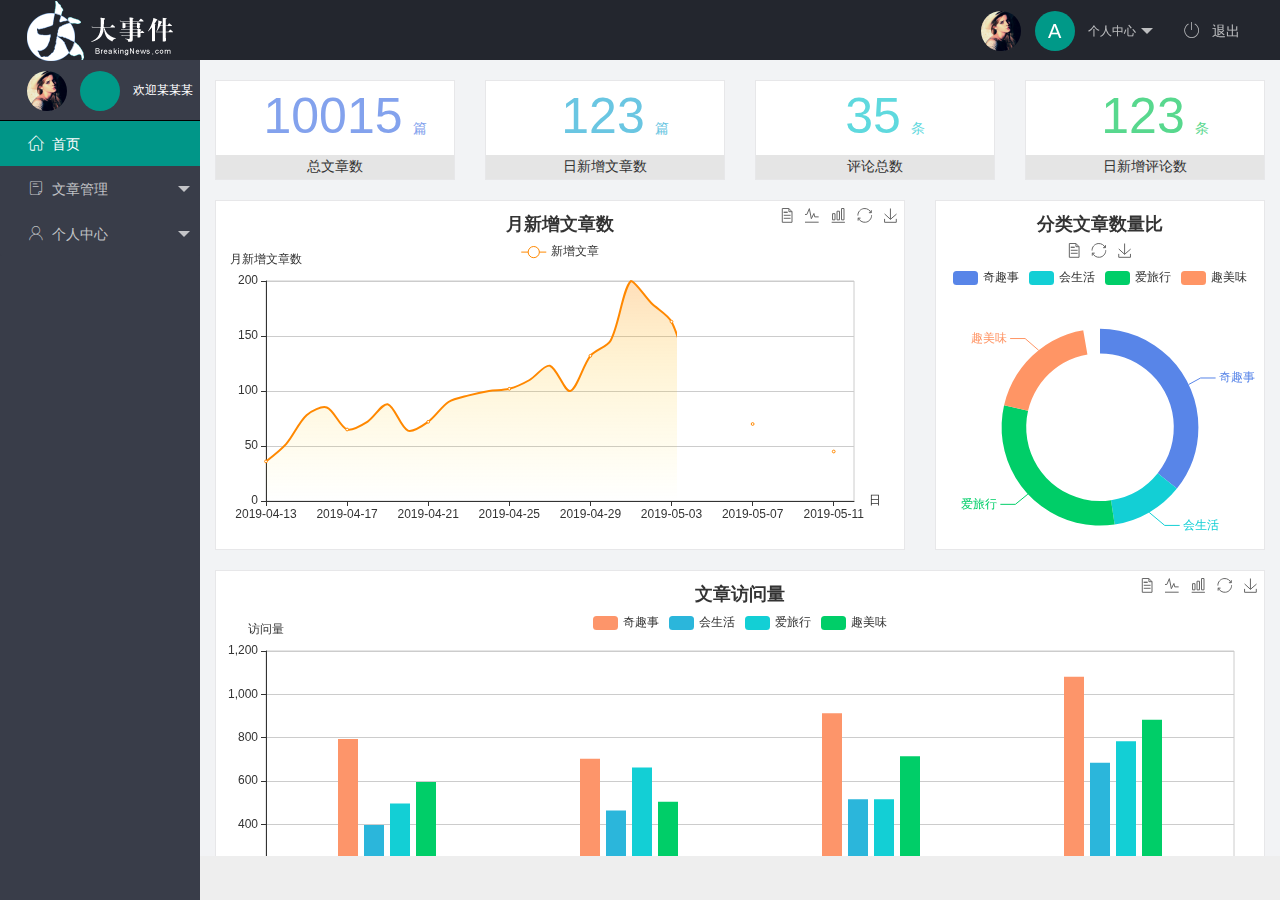
<file: index.html>
<!DOCTYPE html>
<html lang="en">

<head>
    <meta charset="UTF-8">
    <meta http-equiv="X-UA-Compatible" content="IE=edge">
    <meta name="viewport" content="width=device-width, initial-scale=1.0">
    <title>大事件首页</title>
    <link rel="stylesheet" href="/assets/lib/layui/css/layui.css">
    <link rel="stylesheet" href="/assets/fonts/iconfont.css">
    <link rel="stylesheet" href="/assets/css/index.css">
</head>

<body class="layui-layout-body">
    <div class="layui-layout layui-layout-admin">
        <div class="layui-header">
            <div class="layui-logo"><img src="/assets/images/logo.png" alt=""></div>
            <!-- 头部区域（可配合layui已有的水平导航） -->
            <ul class="layui-nav layui-layout-left">
            </ul>
            <ul class="layui-nav layui-layout-right">
                <li class="layui-nav-item">
                    <a href="javascript:;" class="userinfo">
                        <img src="/assets/images/sample.jpg" class="layui-nav-img">
                        <span class="text-avatar">A</span> 个人中心
                    </a>
                    <dl class="layui-nav-child">
                        <dd><a href="">基本资料</a></dd>
                        <dd><a href="">更换头像</a></dd>
                        <dd><a href="">重置密码</a></dd>
                    </dl>
                </li>
                <li class="layui-nav-item">
                    <a href="javascript:;" id="btnLogout">
                        <span class="iconfont icon-tuichu"></span> 退出
                    </a>
                </li>
            </ul>
        </div>

        <div class="layui-side layui-bg-black">
            <div class="layui-side-scroll">
                <div class="userinfo">
                    <img src="/assets/images/sample.jpg" class="layui-nav-img">
                    <span class="text-avatar"></span>
                    <span id="welcome">欢迎某某某</span>
                </div>
                <!-- 左侧导航区域（可配合layui已有的垂直导航） -->
                <ul class="layui-nav layui-nav-tree" lay-shrink="all" lay-filter="test">
                    <!-- 打开home/dashboard.html网站，在fm里打开 -->
                    <li class="layui-nav-item layui-this"><a href="/home/dashboard.html" target="fm"><span class="iconfont icon-home"></span>首页</a></li>
                    <li class="layui-nav-item">
                        <a class="" href="javascript:;"><span class="iconfont icon-16"></span>文章管理</a>
                        <dl class="layui-nav-child">
                            <dd><a href="/article/article_cate.html" target="fm"><i class="layui-icon layui-icon-app"></i> 文章类别</a></dd>
                            <dd><a id="art_list" href="/article/article_list.html" target="fm"><i class="layui-icon layui-icon-app"></i> 文章列表</a></dd>
                            <dd><a href="/article/article_pub.html" target="fm"><i class="layui-icon layui-icon-app"></i> 发表文章</a></dd>
                        </dl>
                    </li>
                    <li class="layui-nav-item">
                        <a href="javascript:;"><span class=" iconfont icon-user "></span>个人中心</a>
                        <dl class="layui-nav-child ">
                            <dd><a href="/use/user_info.html" target="fm"><i class="layui-icon layui-icon-app "></i> 基本资料</a></dd>
                            <dd><a href="/use/user_avatar.html" target="fm"><i class="layui-icon layui-icon-app "></i> 更换头像</a></dd>
                            <dd><a href="/use/user_pwd.html" target="fm"><i class="layui-icon layui-icon-app "></i> 重置密码</a></dd>
                        </dl>
                    </li>
                </ul>
            </div>
        </div>

        <div class="layui-body ">
            <!-- 内容主体区域 -->
            <!-- 这里的类名要和前面一样，打开地址也是一样 -->
            <iframe name="fm" src="/home/dashboard.html " frameborder="0 "></iframe>
        </div>

        <div class="layui-footer ">
            <!-- 底部固定区域 -->

        </div>
    </div>
    <script src="./assets/lib/layui/layui.all.js "></script>
    <script src="/assets/lib/jquery.js "></script>
    <script src="/assets/lib/template-web.js "></script>
    <script src="/assets/js/baseAPI.js "></script>
    <script src="/assets/js/index.js "></script>
</body>

</html>
</file>
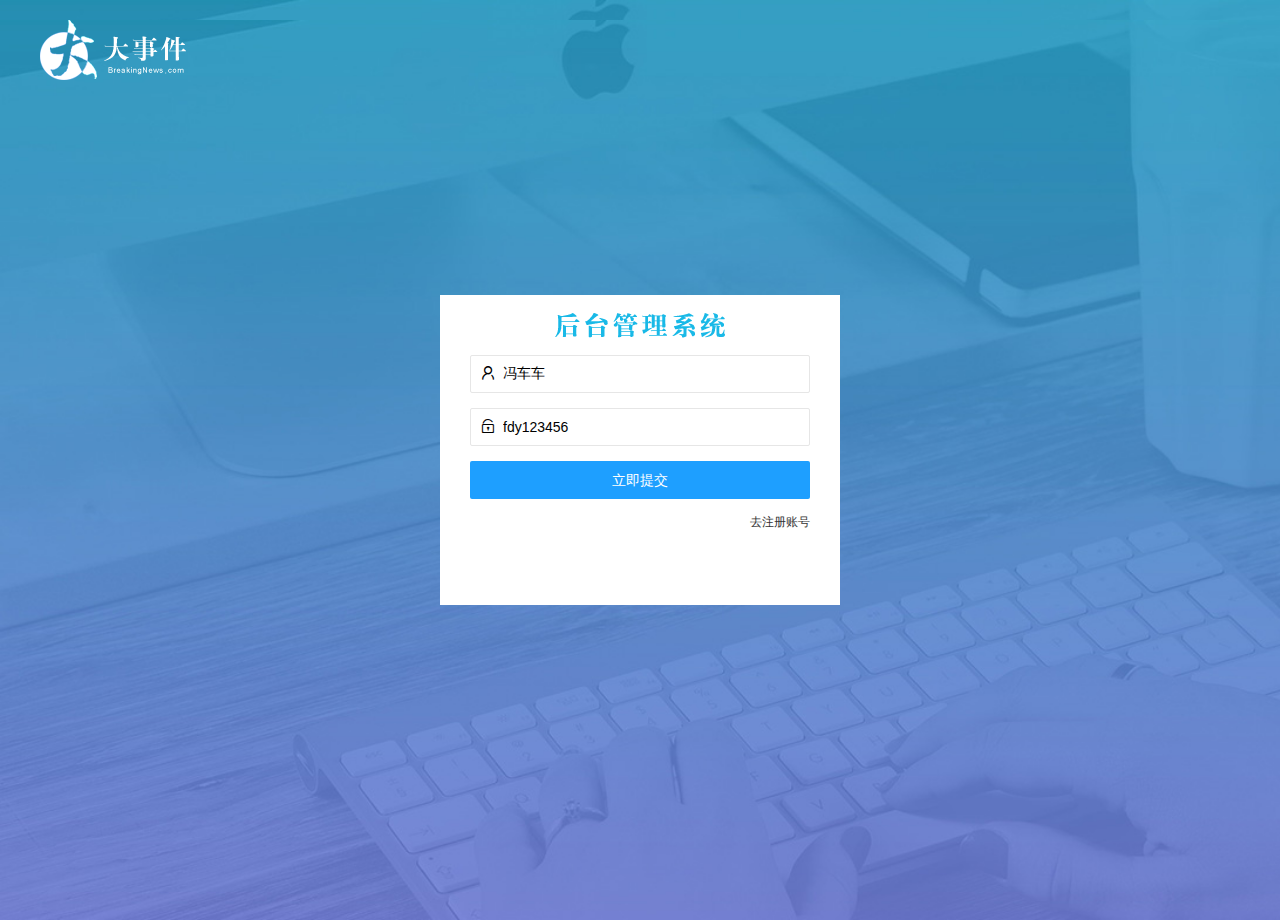
<file: login.html>
<!DOCTYPE html>
<html lang="en">

<head>
    <meta charset="UTF-8">
    <meta http-equiv="X-UA-Compatible" content="IE=edge">
    <meta name="viewport" content="width=device-width, initial-scale=1.0">
    <title>Document</title>
    <link rel="stylesheet" href="/assets/lib/layui/css/layui.css">
    <link rel="stylesheet" href="/assets/css/login.css">
</head>

<body>
    <!-- logo -->
    <div class="layui-main header">
        <img src="/assets/images/logo.png" alt="logo.png">
    </div>
    <!-- login -->
    <div class="loginAndRegBox">
        <div class="titleBox"></div>
        <!-- login-box -->
        <div class="login-box">
            <!-- login-form -->
            <form class="layui-form" id="login_form">
                <!-- username -->
                <div class="layui-form-item">
                    <i class="layui-icon layui-icon-username"></i>
                    <input type="text" name="username" value="冯车车" autocomplete="off" required class="layui-input" lay-verify="required" placeholder="请输入用户名">
                </div>
                <!-- password -->
                <div class="layui-form-item">
                    <i class="layui-icon layui-icon-password"></i>
                    <input type="text" name="password" value="fdy123456" autocomplete="off" required class="layui-input" lay-verify="required|pwd" placeholder="请输入密码">
                </div>
                <!-- login-btn -->
                <div class="layui-form-item">
                    <button class="layui-btn layui-btn-fluid layui-btn-normal" lay-submit>立即提交</button>
                </div>
                <!-- a-btn -->
                <div class="layui-form-item links">
                    <a href="javascript:void(0);" id="link_reg">去注册账号</a>
                </div>
            </form>
        </div>
        <!-- register-box -->
        <div class="reg-box" style="display: none;">
            <form class="layui-form" action="" id="reg_form">
                <!-- username -->
                <div class="layui-form-item">
                    <i class="layui-icon layui-icon-username"></i>
                    <input type="text" name="username" required lay-verify="required" placeholder="请输入用户名" autocomplete="off" class="layui-input">
                </div>
                <!-- password -->
                <div class="layui-form-item">
                    <i class="layui-icon layui-icon-password"></i>
                    <input type="text" name="password" required lay-verify="required|pwd" placeholder="请输入密码" autocomplete="off" class="layui-input">
                </div>
                <!-- repassword -->
                <div class="layui-form-item">
                    <i class="layui-icon layui-icon-password"></i>
                    <input type="text" name="repassword" required lay-verify="required|pwd|repwd" placeholder="确认密码" autocomplete="off" class="layui-input">
                </div>
                <div class="layui-form-item">
                    <button class="layui-btn layui-btn-fluid layui-btn-normal" lay-submit>注册</button>
                </div>
                <!-- a-btn -->
                <div class="layui-form-item links">
                    <a href="javascript:void(0);" id="link_login">去登录账号</a>
                </div>
            </form>
        </div>
    </div>

    <script src="/assets/lib/layui/layui.all.js"></script>
    <script src="/assets/lib/jquery.js"></script>
    <script src="/assets/js/baseAPI.js"></script>
    <script src="/assets/js/login.js"></script>
</body>

</html>
</file>
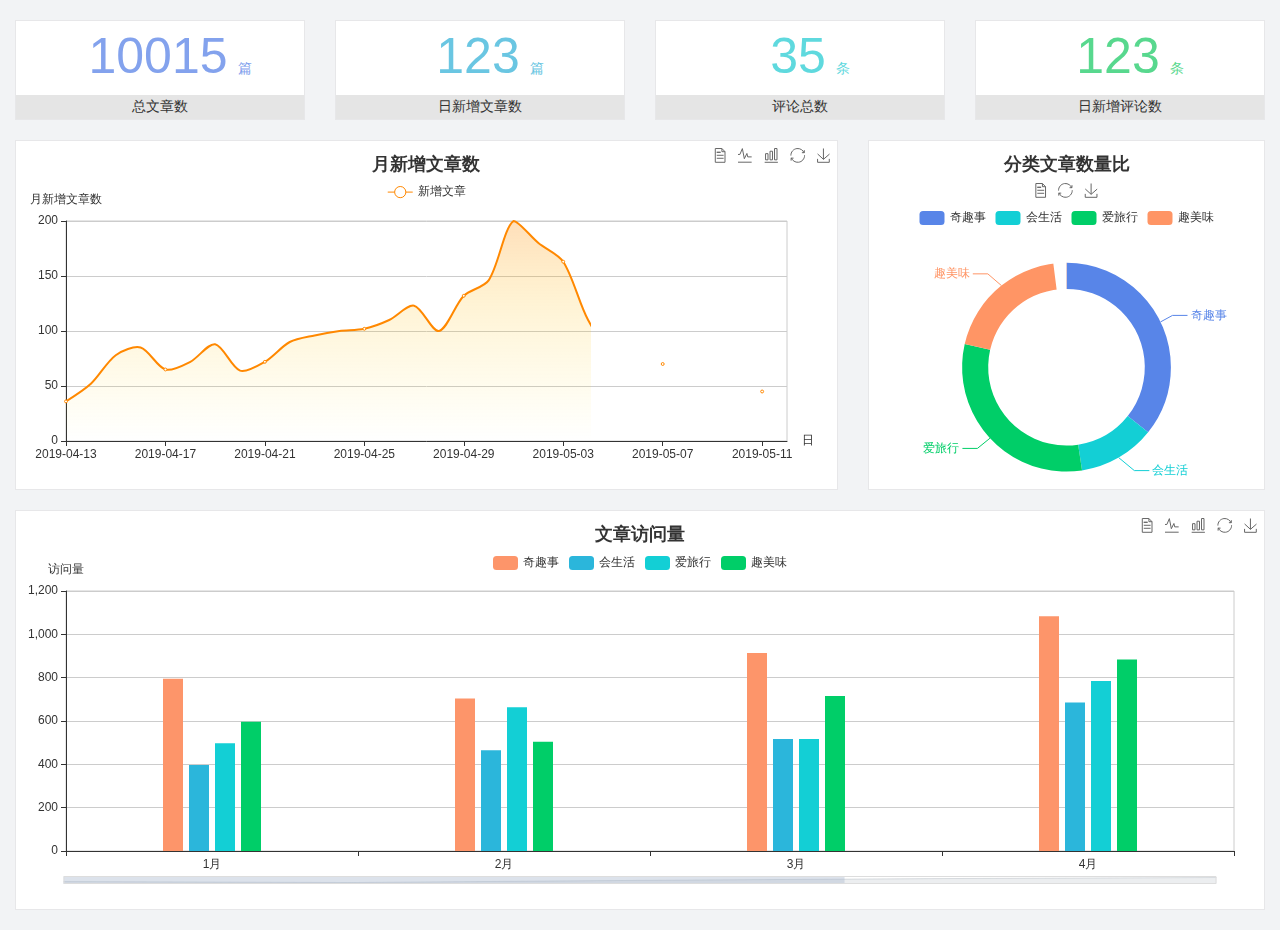
<file: home/dashboard.html>
<!DOCTYPE html>
<html lang="en">

<head>
  <meta charset="UTF-8">
  <meta name="viewport" content="width=device-width, initial-scale=1.0">
  <meta http-equiv="X-UA-Compatible" content="ie=edge">
  <title>图表统计</title>
  <link rel="stylesheet" href="../assets/lib/bootstrap.css" />
  <link rel="stylesheet" href="../assets/lib/main.css" />
  <script src="../assets/lib/jquery.js"></script>
  <script type="text/javascript" src="../assets/lib/echarts.min.js"></script>
</head>

<body>
  <div class="container-fluid">
    <div class="row spannel_list">
      <div class="col-sm-3 col-xs-6">
        <div class="spannel">
          <em>10015</em><span>篇</span>
          <b>总文章数</b>
        </div>
      </div>
      <div class="col-sm-3 col-xs-6">
        <div class="spannel scolor01">
          <em>123</em><span>篇</span>
          <b>日新增文章数</b>
        </div>
      </div>
      <div class="col-sm-3 col-xs-6">
        <div class="spannel scolor02">
          <em>35</em><span>条</span>
          <b>评论总数</b>
        </div>
      </div>
      <div class="col-sm-3 col-xs-6">
        <div class="spannel scolor03">
          <em>123</em><span>条</span>
          <b>日新增评论数</b>
        </div>
      </div>
    </div>
  </div>

  <div class="container-fluid">
    <div class="row curve-pie">
      <div class="col-lg-8 col-md-8">
        <div class="gragh_pannel" id="curve_show"></div>
      </div>
      <div class="col-lg-4 col-md-4">
        <div class="gragh_pannel" id="pie_show"></div>
      </div>
    </div>
  </div>

  <div class="container-fluid">
    <div class="column_pannel" id="column_show"></div>
  </div>

  <script>
    var oChart = echarts.init(document.getElementById('curve_show'));
    var aList_all = [
      { 'count': 36, 'date': '2019-04-13' },
      { 'count': 52, 'date': '2019-04-14' },
      { 'count': 78, 'date': '2019-04-15' },
      { 'count': 85, 'date': '2019-04-16' },
      { 'count': 65, 'date': '2019-04-17' },
      { 'count': 72, 'date': '2019-04-18' },
      { 'count': 88, 'date': '2019-04-19' },
      { 'count': 64, 'date': '2019-04-20' },
      { 'count': 72, 'date': '2019-04-21' },
      { 'count': 90, 'date': '2019-04-22' },
      { 'count': 96, 'date': '2019-04-23' },
      { 'count': 100, 'date': '2019-04-24' },
      { 'count': 102, 'date': '2019-04-25' },
      { 'count': 110, 'date': '2019-04-26' },
      { 'count': 123, 'date': '2019-04-27' },
      { 'count': 100, 'date': '2019-04-28' },
      { 'count': 132, 'date': '2019-04-29' },
      { 'count': 146, 'date': '2019-04-30' },
      { 'count': 200, 'date': '2019-05-01' },
      { 'count': 180, 'date': '2019-05-02' },
      { 'count': 163, 'date': '2019-05-03' },
      { 'count': 110, 'date': '2019-05-04' },
      { 'count': 80, 'date': '2019-05-05' },
      { 'count': 82, 'date': '2019-05-06' },
      { 'count': 70, 'date': '2019-05-07' },
      { 'count': 65, 'date': '2019-05-08' },
      { 'count': 54, 'date': '2019-05-09' },
      { 'count': 40, 'date': '2019-05-10' },
      { 'count': 45, 'date': '2019-05-11' },
      { 'count': 38, 'date': '2019-05-12' },
    ];

    let aCount = [];
    let aDate = [];

    for (var i = 0; i < aList_all.length; i++) {
      aCount.push(aList_all[i].count);
      aDate.push(aList_all[i].date);
    }

    var chartopt = {
      title: {
        text: '月新增文章数',
        left: 'center',
        top: '10'
      },
      tooltip: {
        trigger: 'axis'
      },
      legend: {
        data: ['新增文章'],
        top: '40'
      },
      toolbox: {
        show: true,
        feature: {
          mark: { show: true },
          dataView: { show: true, readOnly: false },
          magicType: { show: true, type: ['line', 'bar'] },
          restore: { show: true },
          saveAsImage: { show: true }
        }
      },
      calculable: true,
      xAxis: [
        {
          name: '日',
          type: 'category',
          boundaryGap: false,
          data: aDate
        }
      ],
      yAxis: [
        {
          name: '月新增文章数',
          type: 'value'
        }
      ],
      series: [
        {
          name: '新增文章',
          type: 'line',
          smooth: true,
          itemStyle: { normal: { areaStyle: { type: 'default' }, color: '#f80' }, lineStyle: { color: '#f80' } },
          data: aCount
        }],
      areaStyle: {
        normal: {
          color: new echarts.graphic.LinearGradient(0, 0, 0, 1, [{
            offset: 0,
            color: 'rgba(255,136,0,0.39)'
          }, {
            offset: .34,
            color: 'rgba(255,180,0,0.25)'
          }, {
            offset: 1,
            color: 'rgba(255,222,0,0.00)'
          }])

        }
      },
      grid: {
        show: true,
        x: 50,
        x2: 50,
        y: 80,
        height: 220
      }
    };

    oChart.setOption(chartopt);


    var oPie = echarts.init(document.getElementById('pie_show'));
    var oPieopt =
    {
      title: {
        top: 10,
        text: '分类文章数量比',
        x: 'center'
      },
      tooltip: {
        trigger: 'item',
        formatter: "{a} <br/>{b} : {c} ({d}%)"
      },
      color: ['#5885e8', '#13cfd5', '#00ce68', '#ff9565'],
      legend: {
        x: 'center',
        top: 65,
        data: ['奇趣事', '会生活', '爱旅行', '趣美味']
      },
      toolbox: {
        show: true,
        x: 'center',
        top: 35,
        feature: {
          mark: { show: true },
          dataView: { show: true, readOnly: false },
          magicType: {
            show: true,
            type: ['pie', 'funnel'],
            option: {
              funnel: {
                x: '25%',
                width: '50%',
                funnelAlign: 'left',
                max: 1548
              }
            }
          },
          restore: { show: true },
          saveAsImage: { show: true }
        }
      },
      calculable: true,
      series: [
        {
          name: '访问来源',
          type: 'pie',
          radius: ['45%', '60%'],
          center: ['50%', '65%'],
          data: [
            { value: 300, name: '奇趣事' },
            { value: 100, name: '会生活' },
            { value: 260, name: '爱旅行' },
            { value: 180, name: '趣美味' }
          ]
        }
      ]
    };
    oPie.setOption(oPieopt);



    var oColumn = this.echarts.init(document.getElementById('column_show'));
    var oColumnopt =
    {
      title: {
        text: '文章访问量',
        left: 'center',
        top: '10'
      },
      tooltip: {
        trigger: 'axis'
      },
      legend: {
        data: ['奇趣事', '会生活', '爱旅行', '趣美味'],
        top: '40'
      },
      toolbox: {
        show: true,
        feature: {
          mark: { show: true },
          dataView: { show: true, readOnly: false },
          magicType: { show: true, type: ['line', 'bar'] },
          restore: { show: true },
          saveAsImage: { show: true }
        }
      },
      calculable: true,
      xAxis: [
        {
          type: 'category',
          data: ['1月', '2月', '3月', '4月', '5月']
        }
      ],
      yAxis: [
        {
          name: '访问量',
          type: 'value'
        }
      ],
      series: [
        {
          name: '奇趣事',
          type: 'bar',
          barWidth: 20,
          itemStyle: {
            normal: { areaStyle: { type: 'default' }, color: '#fd956a' }
          },
          data: [800, 708, 920, 1090, 1200]
        },
        {
          name: '会生活',
          type: 'bar',
          barWidth: 20,
          itemStyle: {
            normal: { areaStyle: { type: 'default' }, color: '#2bb6db' }
          },
          data: [400, 468, 520, 690, 800]
        },
        {
          name: '爱旅行',
          type: 'bar',
          barWidth: 20,
          itemStyle: {
            normal: { areaStyle: { type: 'default' }, color: '#13cfd5' }
          },
          data: [500, 668, 520, 790, 900]
        },
        {
          name: '趣美味',
          type: 'bar',
          barWidth: 20,
          itemStyle: {
            normal: { areaStyle: { type: 'default' }, color: '#00ce68' }
          },
          data: [600, 508, 720, 890, 1000]
        }
      ],
      grid: {
        show: true,
        x: 50,
        x2: 30,
        y: 80,
        height: 260
      },
      dataZoom: [//给x轴设置滚动条
        {
          start: 0,//默认为0
          end: 100 - 1000 / 31,//默认为100
          type: 'slider',
          show: true,
          xAxisIndex: [0],
          handleSize: 0,//滑动条的 左右2个滑动条的大小
          height: 8,//组件高度
          left: 45, //左边的距离
          right: 50,//右边的距离
          bottom: 26,//右边的距离
          handleColor: '#ddd',//h滑动图标的颜色
          handleStyle: {
            borderColor: "#cacaca",
            borderWidth: "1",
            shadowBlur: 2,
            background: "#ddd",
            shadowColor: "#ddd",
          }
        }]
    };
    oColumn.setOption(oColumnopt);
  </script>
</body>

</html>
</file>
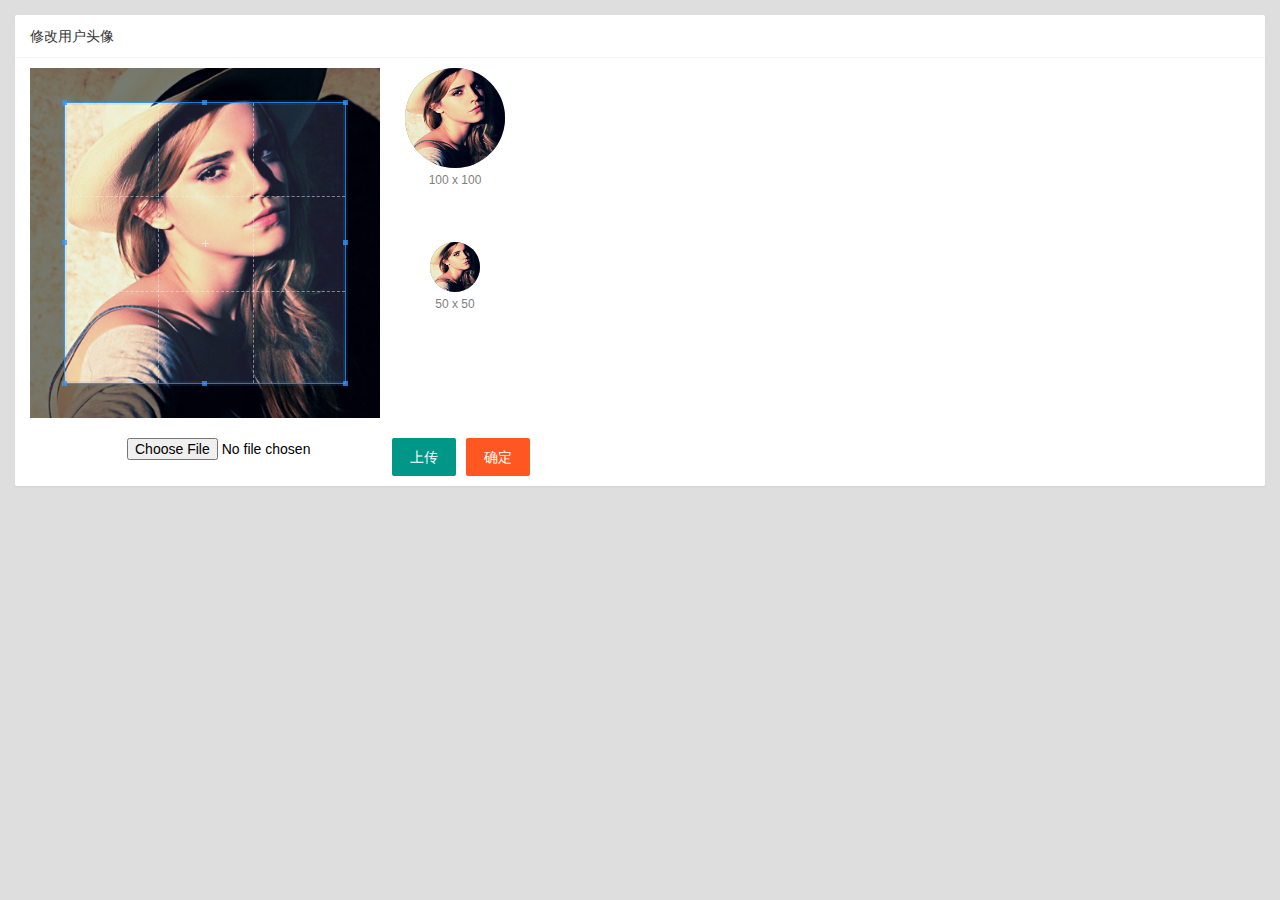
<file: use/user_avatar.html>
<!DOCTYPE html>
<html lang="en">

<head>
    <meta charset="UTF-8">
    <meta name="viewport" content="width=device-width, initial-scale=1.0">
    <title>Document</title>
    <link rel="stylesheet" href="/assets/lib/layui/css/layui.css">
    <link rel="stylesheet" href="/assets/lib/cropper/cropper.css">
    <link rel="stylesheet" href="/use/css/user_avatar.css">
</head>

<body>
    <div class="layui-card">
        <div class="layui-card-header">修改用户头像</div>
        <div class="layui-card-body">
            <!-- 第一行的图片裁剪和预览区域 -->
            <div class="row1">
                <!-- 图片裁剪区域 -->
                <div class="cropper-box">
                    <!-- 这个 img 标签很重要，将来会把它初始化为裁剪区域 -->
                    <img id="image" src="/assets/images/sample.jpg" />
                </div>
                <!-- 图片的预览区域 -->
                <div class="preview-box">
                    <div>
                        <!-- 宽高为 100px 的预览区域 -->
                        <div class="img-preview w100"></div>
                        <p class="size">100 x 100</p>
                    </div>
                    <div>
                        <!-- 宽高为 50px 的预览区域 -->
                        <div class="img-preview w50"></div>
                        <p class="size">50 x 50</p>
                    </div>
                </div>
            </div>

            <!-- 第二行的按钮区域 -->
            <div class="row2">
                <input type="file" id="file" accept='image/png,image/jpg'>
                <button id="btnChooseImage" type="button" class="layui-btn">上传</button>
                <button id="btnUpload" type="button" class="layui-btn layui-btn-danger">确定</button>
            </div>
        </div>
    </div>




    <script src="/assets/lib/layui/layui.all.js"></script>
    <script src="/assets/lib/jquery.js"></script>
    <script src="/assets/lib/cropper/Cropper.js"></script>
    <script src="/assets/lib/cropper/jquery-cropper.js"></script>
    <script src="/assets/js/baseAPI.js"></script>
    <script src="/use/js/user_avatar.js"></script>
</body>

</html>
</file>
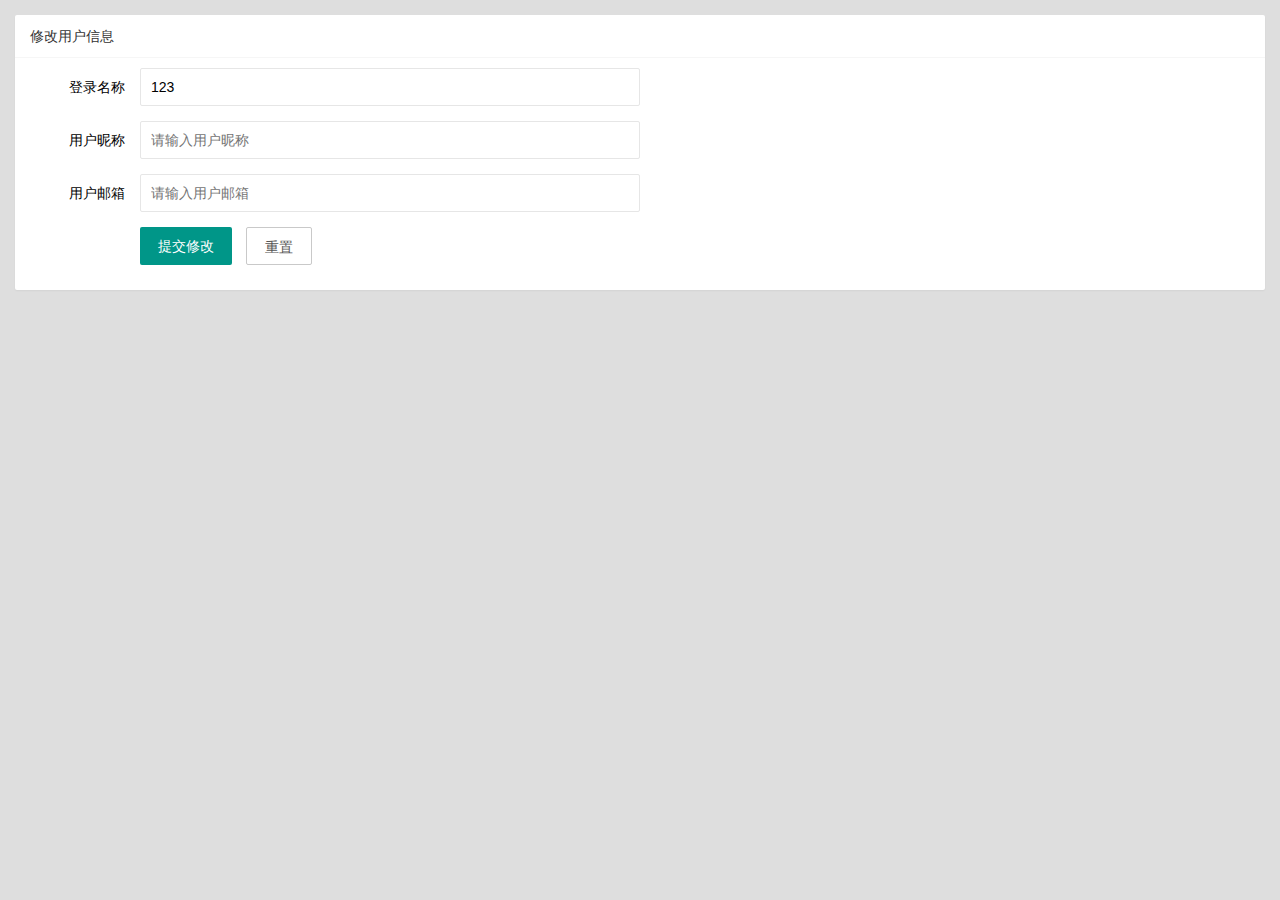
<file: use/user_info.html>
<!DOCTYPE html>
<html lang="en">

<head>
    <meta charset="UTF-8">
    <meta name="viewport" content="width=device-width, initial-scale=1.0">
    <title>Document</title>
    <link rel="stylesheet" href="/assets/lib/layui/css/layui.css">
    <link rel="stylesheet" href="/use/css/user_info.css">
</head>

<body>
    <div class="layui-card">
        <div class="layui-card-header">修改用户信息</div>
        <div class="layui-card-body">
            <form class="layui-form" lay-filter="formUserInfo" action="">
                <!-- 0 -->
                <input type="hidden" name="id">
                <!-- 1 -->
                <div class="layui-form-item">
                    <label class="layui-form-label">登录名称</label>
                    <div class="layui-input-block">
                        <input value="123" type="text" name="username" required lay-verify="required" placeholder="请输入登录名称" autocomplete="off" class="layui-input">
                    </div>
                </div>
                <!-- 2 -->
                <div class="layui-form-item">
                    <label class="layui-form-label">用户昵称</label>
                    <div class="layui-input-block">
                        <input type="text" name="nickname" required lay-verify="required|nickname" placeholder="请输入用户昵称" autocomplete="off" class="layui-input">
                    </div>
                </div>
                <!-- 3 -->
                <div class="layui-form-item">
                    <label class="layui-form-label">用户邮箱</label>
                    <div class="layui-input-block">
                        <input type="text" name="email" required lay-verify="required|email" placeholder="请输入用户邮箱" autocomplete="off" class="layui-input">
                    </div>
                </div>

                <div class="layui-form-item">
                    <div class="layui-input-block">
                        <button class="layui-btn" lay-submit lay-filter="formDemo">提交修改</button>
                        <button id="btnReset" type="reset" class="layui-btn layui-btn-primary">重置</button>
                    </div>
                </div>
            </form>
        </div>
    </div>




    <script src="/assets/lib/layui/layui.all.js"></script>
    <script src="/assets/lib/jquery.js"></script>
    <script src="/assets/js/baseAPI.js"></script>
    <script src="/use/js/user_info.js"></script>
</body>

</html>
</file>
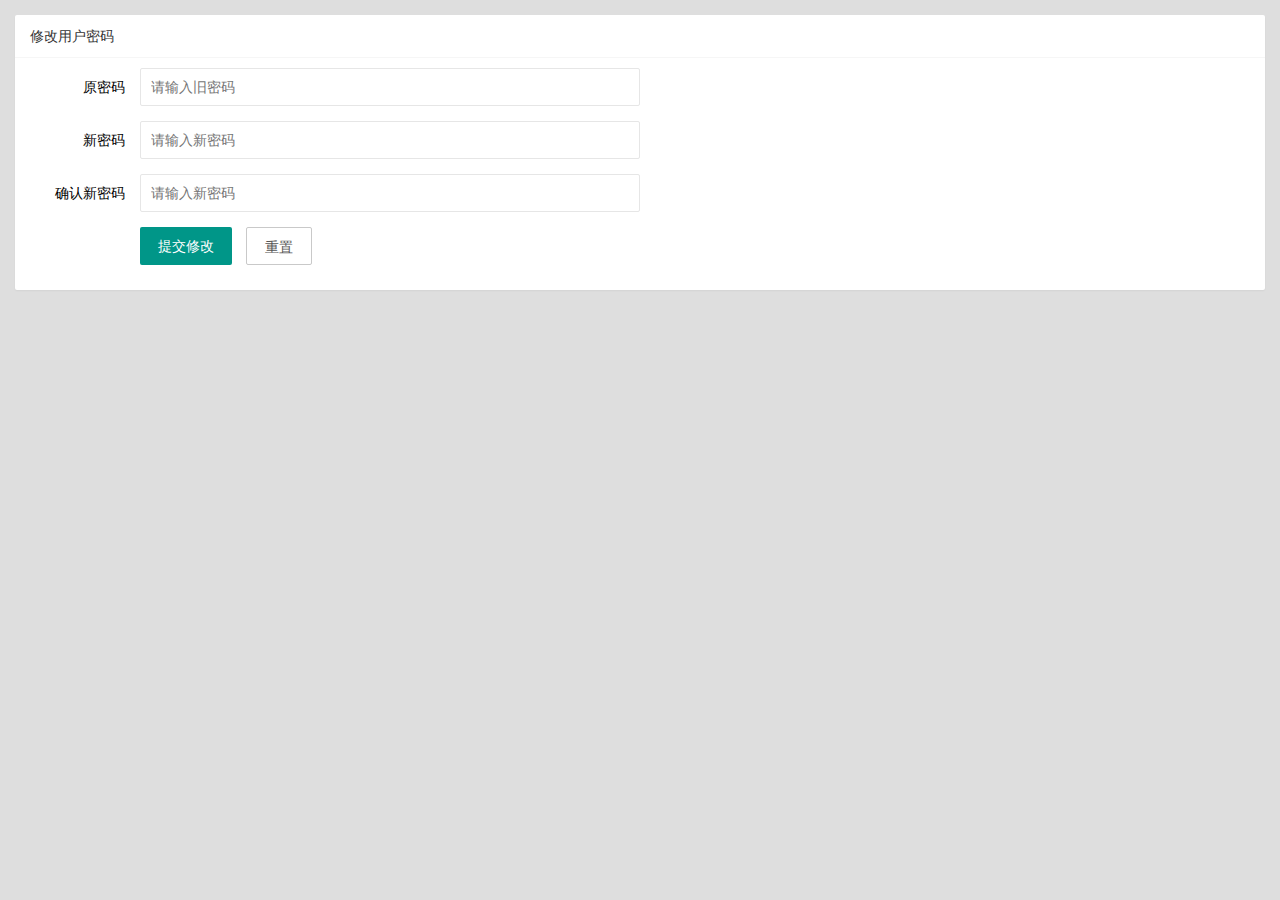
<file: use/user_pwd.html>
<!DOCTYPE html>
<html lang="en">

<head>
    <meta charset="UTF-8">
    <meta name="viewport" content="width=device-width, initial-scale=1.0">
    <title>Document</title>
    <link rel="stylesheet" href="/assets/lib/layui/css/layui.css">
    <link rel="stylesheet" href="/use/css/user_pwd.css">
</head>

<body>
    <div class="layui-card">
        <div class="layui-card-header">修改用户密码</div>
        <div class="layui-card-body">
            <form class="layui-form" action="">
                <div class="layui-form-item">
                    <label class="layui-form-label">原密码</label>
                    <div class="layui-input-block">
                        <input type="text" name="oldPwd" required lay-verify="required|pwd" placeholder="请输入旧密码" autocomplete="off" class="layui-input">
                    </div>
                </div>

                <div class="layui-form-item">
                    <label class="layui-form-label">新密码</label>
                    <div class="layui-input-block">
                        <input type="text" name="newPwd" required lay-verify="required|pwd|samePwd" placeholder="请输入新密码" autocomplete="off" class="layui-input">
                    </div>
                </div>

                <div class="layui-form-item">
                    <label class="layui-form-label">确认新密码</label>
                    <div class="layui-input-block">
                        <input type="text" name="rePwd" required lay-verify="required|pwd|rePwd" placeholder="请输入新密码" autocomplete="off" class="layui-input">
                    </div>
                </div>

                <div class="layui-form-item">
                    <div class="layui-input-block">
                        <button class="layui-btn" lay-submit lay-filter="formDemo">提交修改</button>
                        <button id="btnReset" type="reset" class="layui-btn layui-btn-primary">重置</button>
                    </div>
                </div>
            </form>
        </div>
    </div>




    <script src="/assets/lib/layui/layui.all.js"></script>
    <script src="/assets/lib/jquery.js"></script>
    <script src="/assets/js/baseAPI.js"></script>
    <script src="/use/js/user_pwd.js"></script>
</body>

</html>
</file>
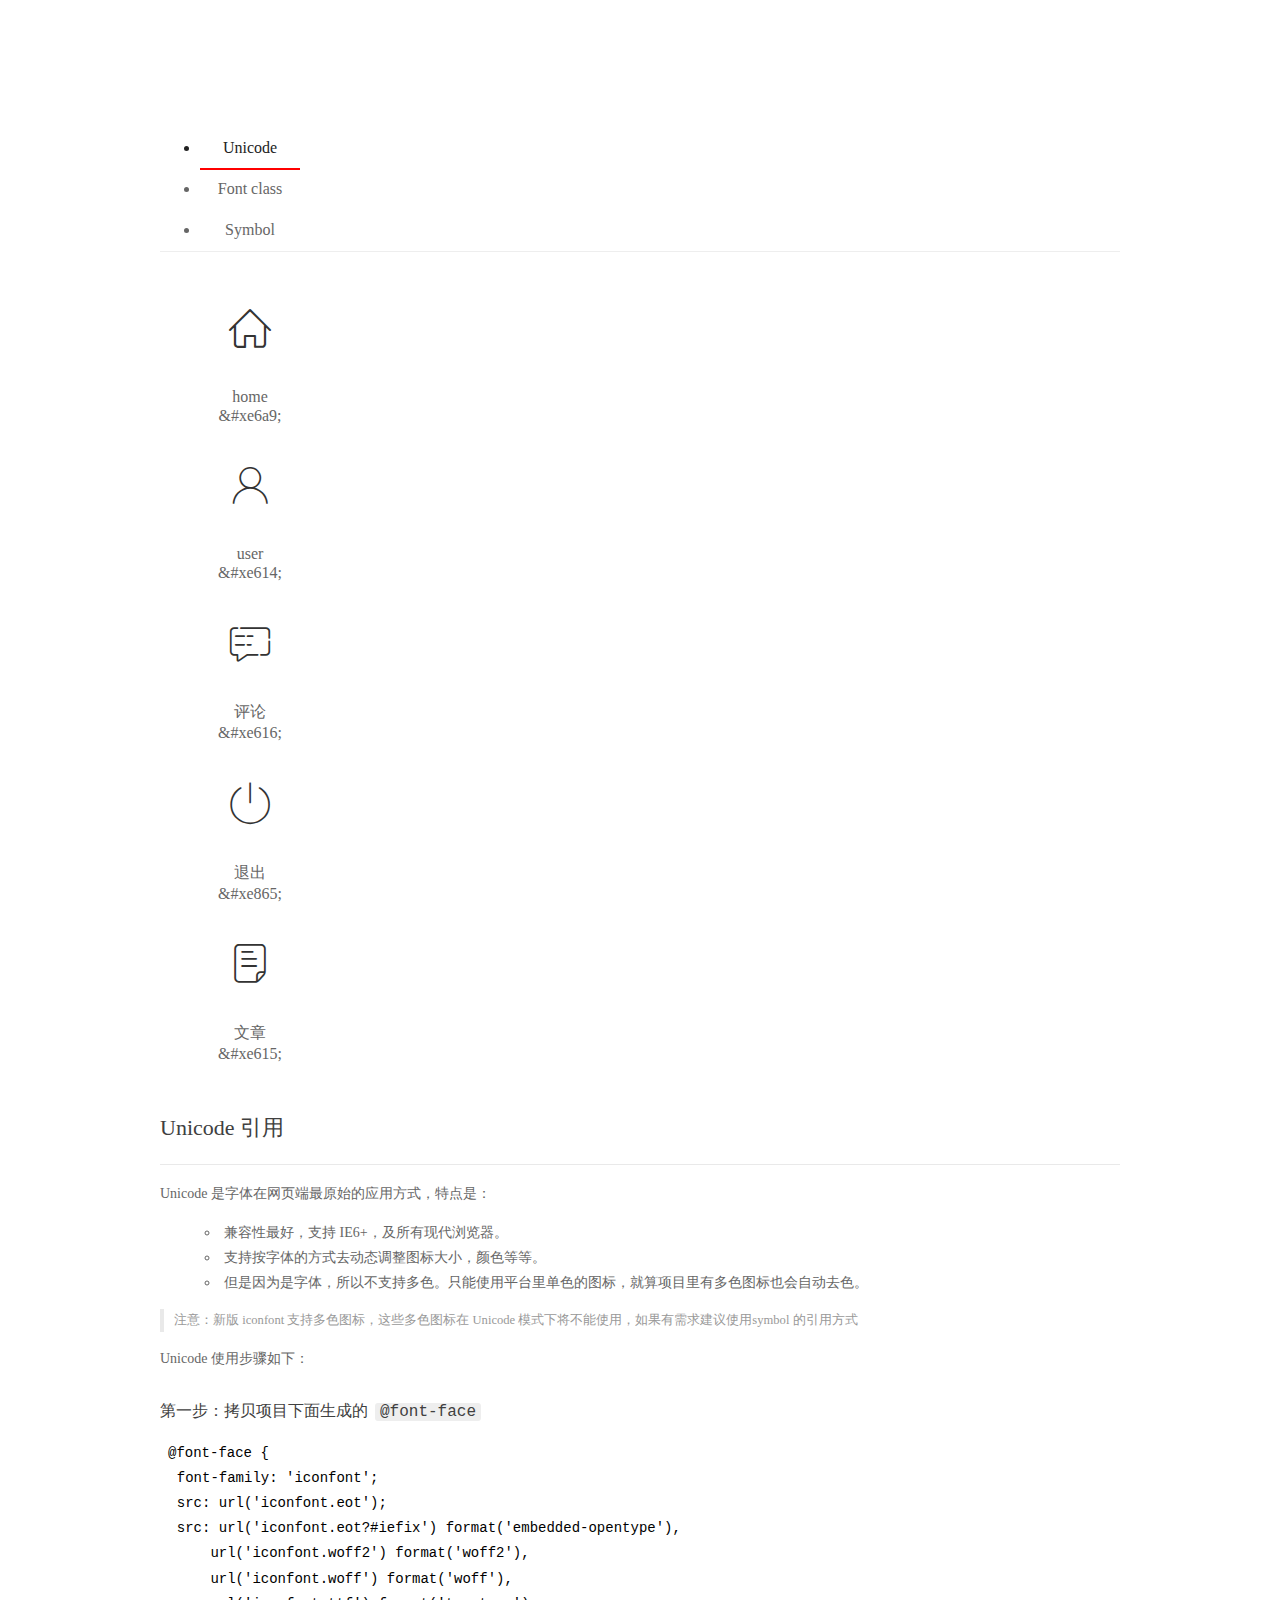
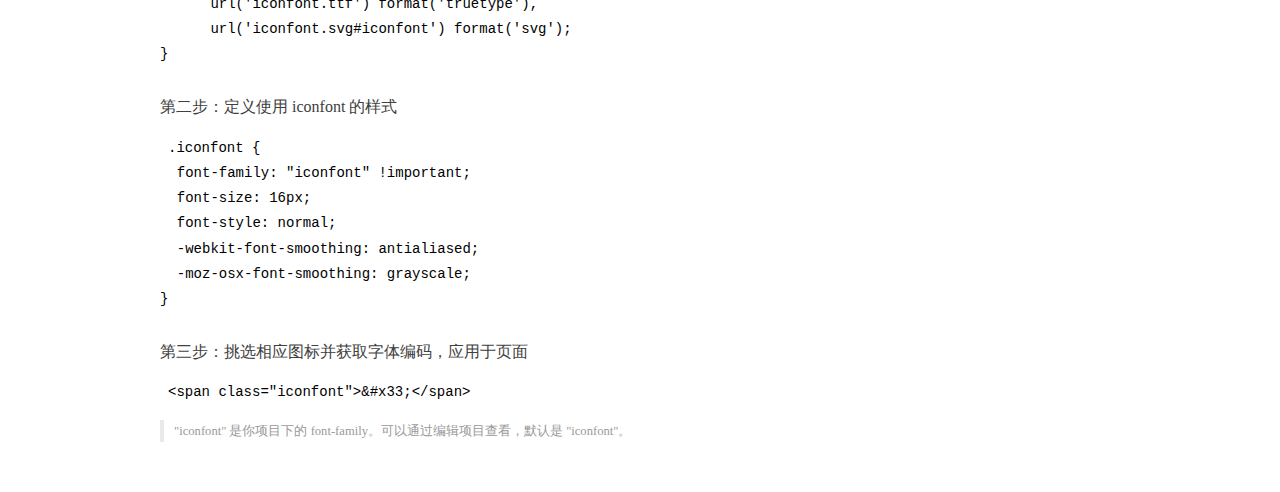
<file: assets/fonts/demo_index.html>
<!DOCTYPE html>
<html>
<head>
  <meta charset="utf-8"/>
  <title>IconFont Demo</title>
  <link rel="shortcut icon" href="https://gtms04.alicdn.com/tps/i4/TB1_oz6GVXXXXaFXpXXJDFnIXXX-64-64.ico" type="image/x-icon"/>
  <link rel="stylesheet" href="https://g.alicdn.com/thx/cube/1.3.2/cube.min.css">
  <link rel="stylesheet" href="demo.css">
  <link rel="stylesheet" href="iconfont.css">
  <script src="iconfont.js"></script>
  <!-- jQuery -->
  <script src="https://a1.alicdn.com/oss/uploads/2018/12/26/7bfddb60-08e8-11e9-9b04-53e73bb6408b.js"></script>
  <!-- 代码高亮 -->
  <script src="https://a1.alicdn.com/oss/uploads/2018/12/26/a3f714d0-08e6-11e9-8a15-ebf944d7534c.js"></script>
</head>
<body>
  <div class="main">
    <h1 class="logo"><a href="https://www.iconfont.cn/" title="iconfont 首页" target="_blank">&#xe86b;</a></h1>
    <div class="nav-tabs">
      <ul id="tabs" class="dib-box">
        <li class="dib active"><span>Unicode</span></li>
        <li class="dib"><span>Font class</span></li>
        <li class="dib"><span>Symbol</span></li>
      </ul>
      
    </div>
    <div class="tab-container">
      <div class="content unicode" style="display: block;">
          <ul class="icon_lists dib-box">
          
            <li class="dib">
              <span class="icon iconfont">&#xe6a9;</span>
                <div class="name">home</div>
                <div class="code-name">&amp;#xe6a9;</div>
              </li>
          
            <li class="dib">
              <span class="icon iconfont">&#xe614;</span>
                <div class="name">user</div>
                <div class="code-name">&amp;#xe614;</div>
              </li>
          
            <li class="dib">
              <span class="icon iconfont">&#xe616;</span>
                <div class="name">评论</div>
                <div class="code-name">&amp;#xe616;</div>
              </li>
          
            <li class="dib">
              <span class="icon iconfont">&#xe865;</span>
                <div class="name">退出</div>
                <div class="code-name">&amp;#xe865;</div>
              </li>
          
            <li class="dib">
              <span class="icon iconfont">&#xe615;</span>
                <div class="name">文章</div>
                <div class="code-name">&amp;#xe615;</div>
              </li>
          
          </ul>
          <div class="article markdown">
          <h2 id="unicode-">Unicode 引用</h2>
          <hr>

          <p>Unicode 是字体在网页端最原始的应用方式，特点是：</p>
          <ul>
            <li>兼容性最好，支持 IE6+，及所有现代浏览器。</li>
            <li>支持按字体的方式去动态调整图标大小，颜色等等。</li>
            <li>但是因为是字体，所以不支持多色。只能使用平台里单色的图标，就算项目里有多色图标也会自动去色。</li>
          </ul>
          <blockquote>
            <p>注意：新版 iconfont 支持多色图标，这些多色图标在 Unicode 模式下将不能使用，如果有需求建议使用symbol 的引用方式</p>
          </blockquote>
          <p>Unicode 使用步骤如下：</p>
          <h3 id="-font-face">第一步：拷贝项目下面生成的 <code>@font-face</code></h3>
<pre><code class="language-css"
>@font-face {
  font-family: 'iconfont';
  src: url('iconfont.eot');
  src: url('iconfont.eot?#iefix') format('embedded-opentype'),
      url('iconfont.woff2') format('woff2'),
      url('iconfont.woff') format('woff'),
      url('iconfont.ttf') format('truetype'),
      url('iconfont.svg#iconfont') format('svg');
}
</code></pre>
          <h3 id="-iconfont-">第二步：定义使用 iconfont 的样式</h3>
<pre><code class="language-css"
>.iconfont {
  font-family: "iconfont" !important;
  font-size: 16px;
  font-style: normal;
  -webkit-font-smoothing: antialiased;
  -moz-osx-font-smoothing: grayscale;
}
</code></pre>
          <h3 id="-">第三步：挑选相应图标并获取字体编码，应用于页面</h3>
<pre>
<code class="language-html"
>&lt;span class="iconfont"&gt;&amp;#x33;&lt;/span&gt;
</code></pre>
          <blockquote>
            <p>"iconfont" 是你项目下的 font-family。可以通过编辑项目查看，默认是 "iconfont"。</p>
          </blockquote>
          </div>
      </div>
      <div class="content font-class">
        <ul class="icon_lists dib-box">
          
          <li class="dib">
            <span class="icon iconfont icon-home"></span>
            <div class="name">
              home
            </div>
            <div class="code-name">.icon-home
            </div>
          </li>
          
          <li class="dib">
            <span class="icon iconfont icon-user"></span>
            <div class="name">
              user
            </div>
            <div class="code-name">.icon-user
            </div>
          </li>
          
          <li class="dib">
            <span class="icon iconfont icon-pinglun"></span>
            <div class="name">
              评论
            </div>
            <div class="code-name">.icon-pinglun
            </div>
          </li>
          
          <li class="dib">
            <span class="icon iconfont icon-tuichu"></span>
            <div class="name">
              退出
            </div>
            <div class="code-name">.icon-tuichu
            </div>
          </li>
          
          <li class="dib">
            <span class="icon iconfont icon-16"></span>
            <div class="name">
              文章
            </div>
            <div class="code-name">.icon-16
            </div>
          </li>
          
        </ul>
        <div class="article markdown">
        <h2 id="font-class-">font-class 引用</h2>
        <hr>

        <p>font-class 是 Unicode 使用方式的一种变种，主要是解决 Unicode 书写不直观，语意不明确的问题。</p>
        <p>与 Unicode 使用方式相比，具有如下特点：</p>
        <ul>
          <li>兼容性良好，支持 IE8+，及所有现代浏览器。</li>
          <li>相比于 Unicode 语意明确，书写更直观。可以很容易分辨这个 icon 是什么。</li>
          <li>因为使用 class 来定义图标，所以当要替换图标时，只需要修改 class 里面的 Unicode 引用。</li>
          <li>不过因为本质上还是使用的字体，所以多色图标还是不支持的。</li>
        </ul>
        <p>使用步骤如下：</p>
        <h3 id="-fontclass-">第一步：引入项目下面生成的 fontclass 代码：</h3>
<pre><code class="language-html">&lt;link rel="stylesheet" href="./iconfont.css"&gt;
</code></pre>
        <h3 id="-">第二步：挑选相应图标并获取类名，应用于页面：</h3>
<pre><code class="language-html">&lt;span class="iconfont icon-xxx"&gt;&lt;/span&gt;
</code></pre>
        <blockquote>
          <p>"
            iconfont" 是你项目下的 font-family。可以通过编辑项目查看，默认是 "iconfont"。</p>
        </blockquote>
      </div>
      </div>
      <div class="content symbol">
          <ul class="icon_lists dib-box">
          
            <li class="dib">
                <svg class="icon svg-icon" aria-hidden="true">
                  <use xlink:href="#icon-home"></use>
                </svg>
                <div class="name">home</div>
                <div class="code-name">#icon-home</div>
            </li>
          
            <li class="dib">
                <svg class="icon svg-icon" aria-hidden="true">
                  <use xlink:href="#icon-user"></use>
                </svg>
                <div class="name">user</div>
                <div class="code-name">#icon-user</div>
            </li>
          
            <li class="dib">
                <svg class="icon svg-icon" aria-hidden="true">
                  <use xlink:href="#icon-pinglun"></use>
                </svg>
                <div class="name">评论</div>
                <div class="code-name">#icon-pinglun</div>
            </li>
          
            <li class="dib">
                <svg class="icon svg-icon" aria-hidden="true">
                  <use xlink:href="#icon-tuichu"></use>
                </svg>
                <div class="name">退出</div>
                <div class="code-name">#icon-tuichu</div>
            </li>
          
            <li class="dib">
                <svg class="icon svg-icon" aria-hidden="true">
                  <use xlink:href="#icon-16"></use>
                </svg>
                <div class="name">文章</div>
                <div class="code-name">#icon-16</div>
            </li>
          
          </ul>
          <div class="article markdown">
          <h2 id="symbol-">Symbol 引用</h2>
          <hr>

          <p>这是一种全新的使用方式，应该说这才是未来的主流，也是平台目前推荐的用法。相关介绍可以参考这篇<a href="">文章</a>
            这种用法其实是做了一个 SVG 的集合，与另外两种相比具有如下特点：</p>
          <ul>
            <li>支持多色图标了，不再受单色限制。</li>
            <li>通过一些技巧，支持像字体那样，通过 <code>font-size</code>, <code>color</code> 来调整样式。</li>
            <li>兼容性较差，支持 IE9+，及现代浏览器。</li>
            <li>浏览器渲染 SVG 的性能一般，还不如 png。</li>
          </ul>
          <p>使用步骤如下：</p>
          <h3 id="-symbol-">第一步：引入项目下面生成的 symbol 代码：</h3>
<pre><code class="language-html">&lt;script src="./iconfont.js"&gt;&lt;/script&gt;
</code></pre>
          <h3 id="-css-">第二步：加入通用 CSS 代码（引入一次就行）：</h3>
<pre><code class="language-html">&lt;style&gt;
.icon {
  width: 1em;
  height: 1em;
  vertical-align: -0.15em;
  fill: currentColor;
  overflow: hidden;
}
&lt;/style&gt;
</code></pre>
          <h3 id="-">第三步：挑选相应图标并获取类名，应用于页面：</h3>
<pre><code class="language-html">&lt;svg class="icon" aria-hidden="true"&gt;
  &lt;use xlink:href="#icon-xxx"&gt;&lt;/use&gt;
&lt;/svg&gt;
</code></pre>
          </div>
      </div>

    </div>
  </div>
  <script>
  $(document).ready(function () {
      $('.tab-container .content:first').show()

      $('#tabs li').click(function (e) {
        var tabContent = $('.tab-container .content')
        var index = $(this).index()

        if ($(this).hasClass('active')) {
          return
        } else {
          $('#tabs li').removeClass('active')
          $(this).addClass('active')

          tabContent.hide().eq(index).fadeIn()
        }
      })
    })
  </script>
</body>
</html>
</file>
<file: assets/lib/layui/css/layui.css>
/** layui-v2.5.5 MIT License By https://www.layui.com */
 .layui-inline,img{display:inline-block;vertical-align:middle}h1,h2,h3,h4,h5,h6{font-weight:400}.layui-edge,.layui-header,.layui-inline,.layui-main{position:relative}.layui-body,.layui-edge,.layui-elip{overflow:hidden}.layui-btn,.layui-edge,.layui-inline,img{vertical-align:middle}.layui-btn,.layui-disabled,.layui-icon,.layui-unselect{-moz-user-select:none;-webkit-user-select:none;-ms-user-select:none}.layui-elip,.layui-form-checkbox span,.layui-form-pane .layui-form-label{text-overflow:ellipsis;white-space:nowrap}.layui-breadcrumb,.layui-tree-btnGroup{visibility:hidden}blockquote,body,button,dd,div,dl,dt,form,h1,h2,h3,h4,h5,h6,input,li,ol,p,pre,td,textarea,th,ul{margin:0;padding:0;-webkit-tap-highlight-color:rgba(0,0,0,0)}a:active,a:hover{outline:0}img{border:none}li{list-style:none}table{border-collapse:collapse;border-spacing:0}h4,h5,h6{font-size:100%}button,input,optgroup,option,select,textarea{font-family:inherit;font-size:inherit;font-style:inherit;font-weight:inherit;outline:0}pre{white-space:pre-wrap;white-space:-moz-pre-wrap;white-space:-pre-wrap;white-space:-o-pre-wrap;word-wrap:break-word}body{line-height:24px;font:14px Helvetica Neue,Helvetica,PingFang SC,Tahoma,Arial,sans-serif}hr{height:1px;margin:10px 0;border:0;clear:both}a{color:#333;text-decoration:none}a:hover{color:#777}a cite{font-style:normal;*cursor:pointer}.layui-border-box,.layui-border-box *{box-sizing:border-box}.layui-box,.layui-box *{box-sizing:content-box}.layui-clear{clear:both;*zoom:1}.layui-clear:after{content:'\20';clear:both;*zoom:1;display:block;height:0}.layui-inline{*display:inline;*zoom:1}.layui-edge{display:inline-block;width:0;height:0;border-width:6px;border-style:dashed;border-color:transparent}.layui-edge-top{top:-4px;border-bottom-color:#999;border-bottom-style:solid}.layui-edge-right{border-left-color:#999;border-left-style:solid}.layui-edge-bottom{top:2px;border-top-color:#999;border-top-style:solid}.layui-edge-left{border-right-color:#999;border-right-style:solid}.layui-disabled,.layui-disabled:hover{color:#d2d2d2!important;cursor:not-allowed!important}.layui-circle{border-radius:100%}.layui-show{display:block!important}.layui-hide{display:none!important}@font-face{font-family:layui-icon;src:url(../font/iconfont.eot?v=250);src:url(../font/iconfont.eot?v=250#iefix) format('embedded-opentype'),url(../font/iconfont.woff2?v=250) format('woff2'),url(../font/iconfont.woff?v=250) format('woff'),url(../font/iconfont.ttf?v=250) format('truetype'),url(../font/iconfont.svg?v=250#layui-icon) format('svg')}.layui-icon{font-family:layui-icon!important;font-size:16px;font-style:normal;-webkit-font-smoothing:antialiased;-moz-osx-font-smoothing:grayscale}.layui-icon-reply-fill:before{content:"\e611"}.layui-icon-set-fill:before{content:"\e614"}.layui-icon-menu-fill:before{content:"\e60f"}.layui-icon-search:before{content:"\e615"}.layui-icon-share:before{content:"\e641"}.layui-icon-set-sm:before{content:"\e620"}.layui-icon-engine:before{content:"\e628"}.layui-icon-close:before{content:"\1006"}.layui-icon-close-fill:before{content:"\1007"}.layui-icon-chart-screen:before{content:"\e629"}.layui-icon-star:before{content:"\e600"}.layui-icon-circle-dot:before{content:"\e617"}.layui-icon-chat:before{content:"\e606"}.layui-icon-release:before{content:"\e609"}.layui-icon-list:before{content:"\e60a"}.layui-icon-chart:before{content:"\e62c"}.layui-icon-ok-circle:before{content:"\1005"}.layui-icon-layim-theme:before{content:"\e61b"}.layui-icon-table:before{content:"\e62d"}.layui-icon-right:before{content:"\e602"}.layui-icon-left:before{content:"\e603"}.layui-icon-cart-simple:before{content:"\e698"}.layui-icon-face-cry:before{content:"\e69c"}.layui-icon-face-smile:before{content:"\e6af"}.layui-icon-survey:before{content:"\e6b2"}.layui-icon-tree:before{content:"\e62e"}.layui-icon-upload-circle:before{content:"\e62f"}.layui-icon-add-circle:before{content:"\e61f"}.layui-icon-download-circle:before{content:"\e601"}.layui-icon-templeate-1:before{content:"\e630"}.layui-icon-util:before{content:"\e631"}.layui-icon-face-surprised:before{content:"\e664"}.layui-icon-edit:before{content:"\e642"}.layui-icon-speaker:before{content:"\e645"}.layui-icon-down:before{content:"\e61a"}.layui-icon-file:before{content:"\e621"}.layui-icon-layouts:before{content:"\e632"}.layui-icon-rate-half:before{content:"\e6c9"}.layui-icon-add-circle-fine:before{content:"\e608"}.layui-icon-prev-circle:before{content:"\e633"}.layui-icon-read:before{content:"\e705"}.layui-icon-404:before{content:"\e61c"}.layui-icon-carousel:before{content:"\e634"}.layui-icon-help:before{content:"\e607"}.layui-icon-code-circle:before{content:"\e635"}.layui-icon-water:before{content:"\e636"}.layui-icon-username:before{content:"\e66f"}.layui-icon-find-fill:before{content:"\e670"}.layui-icon-about:before{content:"\e60b"}.layui-icon-location:before{content:"\e715"}.layui-icon-up:before{content:"\e619"}.layui-icon-pause:before{content:"\e651"}.layui-icon-date:before{content:"\e637"}.layui-icon-layim-uploadfile:before{content:"\e61d"}.layui-icon-delete:before{content:"\e640"}.layui-icon-play:before{content:"\e652"}.layui-icon-top:before{content:"\e604"}.layui-icon-friends:before{content:"\e612"}.layui-icon-refresh-3:before{content:"\e9aa"}.layui-icon-ok:before{content:"\e605"}.layui-icon-layer:before{content:"\e638"}.layui-icon-face-smile-fine:before{content:"\e60c"}.layui-icon-dollar:before{content:"\e659"}.layui-icon-group:before{content:"\e613"}.layui-icon-layim-download:before{content:"\e61e"}.layui-icon-picture-fine:before{content:"\e60d"}.layui-icon-link:before{content:"\e64c"}.layui-icon-diamond:before{content:"\e735"}.layui-icon-log:before{content:"\e60e"}.layui-icon-rate-solid:before{content:"\e67a"}.layui-icon-fonts-del:before{content:"\e64f"}.layui-icon-unlink:before{content:"\e64d"}.layui-icon-fonts-clear:before{content:"\e639"}.layui-icon-triangle-r:before{content:"\e623"}.layui-icon-circle:before{content:"\e63f"}.layui-icon-radio:before{content:"\e643"}.layui-icon-align-center:before{content:"\e647"}.layui-icon-align-right:before{content:"\e648"}.layui-icon-align-left:before{content:"\e649"}.layui-icon-loading-1:before{content:"\e63e"}.layui-icon-return:before{content:"\e65c"}.layui-icon-fonts-strong:before{content:"\e62b"}.layui-icon-upload:before{content:"\e67c"}.layui-icon-dialogue:before{content:"\e63a"}.layui-icon-video:before{content:"\e6ed"}.layui-icon-headset:before{content:"\e6fc"}.layui-icon-cellphone-fine:before{content:"\e63b"}.layui-icon-add-1:before{content:"\e654"}.layui-icon-face-smile-b:before{content:"\e650"}.layui-icon-fonts-html:before{content:"\e64b"}.layui-icon-form:before{content:"\e63c"}.layui-icon-cart:before{content:"\e657"}.layui-icon-camera-fill:before{content:"\e65d"}.layui-icon-tabs:before{content:"\e62a"}.layui-icon-fonts-code:before{content:"\e64e"}.layui-icon-fire:before{content:"\e756"}.layui-icon-set:before{content:"\e716"}.layui-icon-fonts-u:before{content:"\e646"}.layui-icon-triangle-d:before{content:"\e625"}.layui-icon-tips:before{content:"\e702"}.layui-icon-picture:before{content:"\e64a"}.layui-icon-more-vertical:before{content:"\e671"}.layui-icon-flag:before{content:"\e66c"}.layui-icon-loading:before{content:"\e63d"}.layui-icon-fonts-i:before{content:"\e644"}.layui-icon-refresh-1:before{content:"\e666"}.layui-icon-rmb:before{content:"\e65e"}.layui-icon-home:before{content:"\e68e"}.layui-icon-user:before{content:"\e770"}.layui-icon-notice:before{content:"\e667"}.layui-icon-login-weibo:before{content:"\e675"}.layui-icon-voice:before{content:"\e688"}.layui-icon-upload-drag:before{content:"\e681"}.layui-icon-login-qq:before{content:"\e676"}.layui-icon-snowflake:before{content:"\e6b1"}.layui-icon-file-b:before{content:"\e655"}.layui-icon-template:before{content:"\e663"}.layui-icon-auz:before{content:"\e672"}.layui-icon-console:before{content:"\e665"}.layui-icon-app:before{content:"\e653"}.layui-icon-prev:before{content:"\e65a"}.layui-icon-website:before{content:"\e7ae"}.layui-icon-next:before{content:"\e65b"}.layui-icon-component:before{content:"\e857"}.layui-icon-more:before{content:"\e65f"}.layui-icon-login-wechat:before{content:"\e677"}.layui-icon-shrink-right:before{content:"\e668"}.layui-icon-spread-left:before{content:"\e66b"}.layui-icon-camera:before{content:"\e660"}.layui-icon-note:before{content:"\e66e"}.layui-icon-refresh:before{content:"\e669"}.layui-icon-female:before{content:"\e661"}.layui-icon-male:before{content:"\e662"}.layui-icon-password:before{content:"\e673"}.layui-icon-senior:before{content:"\e674"}.layui-icon-theme:before{content:"\e66a"}.layui-icon-tread:before{content:"\e6c5"}.layui-icon-praise:before{content:"\e6c6"}.layui-icon-star-fill:before{content:"\e658"}.layui-icon-rate:before{content:"\e67b"}.layui-icon-template-1:before{content:"\e656"}.layui-icon-vercode:before{content:"\e679"}.layui-icon-cellphone:before{content:"\e678"}.layui-icon-screen-full:before{content:"\e622"}.layui-icon-screen-restore:before{content:"\e758"}.layui-icon-cols:before{content:"\e610"}.layui-icon-export:before{content:"\e67d"}.layui-icon-print:before{content:"\e66d"}.layui-icon-slider:before{content:"\e714"}.layui-icon-addition:before{content:"\e624"}.layui-icon-subtraction:before{content:"\e67e"}.layui-icon-service:before{content:"\e626"}.layui-icon-transfer:before{content:"\e691"}.layui-main{width:1140px;margin:0 auto}.layui-header{z-index:1000;height:60px}.layui-header a:hover{transition:all .5s;-webkit-transition:all .5s}.layui-side{position:fixed;left:0;top:0;bottom:0;z-index:999;width:200px;overflow-x:hidden}.layui-side-scroll{position:relative;width:220px;height:100%;overflow-x:hidden}.layui-body{position:absolute;left:200px;right:0;top:0;bottom:0;z-index:998;width:auto;overflow-y:auto;box-sizing:border-box}.layui-layout-body{overflow:hidden}.layui-layout-admin .layui-header{background-color:#23262E}.layui-layout-admin .layui-side{top:60px;width:200px;overflow-x:hidden}.layui-layout-admin .layui-body{position:fixed;top:60px;bottom:44px}.layui-layout-admin .layui-main{width:auto;margin:0 15px}.layui-layout-admin .layui-footer{position:fixed;left:200px;right:0;bottom:0;height:44px;line-height:44px;padding:0 15px;background-color:#eee}.layui-layout-admin .layui-logo{position:absolute;left:0;top:0;width:200px;height:100%;line-height:60px;text-align:center;color:#009688;font-size:16px}.layui-layout-admin .layui-header .layui-nav{background:0 0}.layui-layout-left{position:absolute!important;left:200px;top:0}.layui-layout-right{position:absolute!important;right:0;top:0}.layui-container{position:relative;margin:0 auto;padding:0 15px;box-sizing:border-box}.layui-fluid{position:relative;margin:0 auto;padding:0 15px}.layui-row:after,.layui-row:before{content:'';display:block;clear:both}.layui-col-lg1,.layui-col-lg10,.layui-col-lg11,.layui-col-lg12,.layui-col-lg2,.layui-col-lg3,.layui-col-lg4,.layui-col-lg5,.layui-col-lg6,.layui-col-lg7,.layui-col-lg8,.layui-col-lg9,.layui-col-md1,.layui-col-md10,.layui-col-md11,.layui-col-md12,.layui-col-md2,.layui-col-md3,.layui-col-md4,.layui-col-md5,.layui-col-md6,.layui-col-md7,.layui-col-md8,.layui-col-md9,.layui-col-sm1,.layui-col-sm10,.layui-col-sm11,.layui-col-sm12,.layui-col-sm2,.layui-col-sm3,.layui-col-sm4,.layui-col-sm5,.layui-col-sm6,.layui-col-sm7,.layui-col-sm8,.layui-col-sm9,.layui-col-xs1,.layui-col-xs10,.layui-col-xs11,.layui-col-xs12,.layui-col-xs2,.layui-col-xs3,.layui-col-xs4,.layui-col-xs5,.layui-col-xs6,.layui-col-xs7,.layui-col-xs8,.layui-col-xs9{position:relative;display:block;box-sizing:border-box}.layui-col-xs1,.layui-col-xs10,.layui-col-xs11,.layui-col-xs12,.layui-col-xs2,.layui-col-xs3,.layui-col-xs4,.layui-col-xs5,.layui-col-xs6,.layui-col-xs7,.layui-col-xs8,.layui-col-xs9{float:left}.layui-col-xs1{width:8.33333333%}.layui-col-xs2{width:16.66666667%}.layui-col-xs3{width:25%}.layui-col-xs4{width:33.33333333%}.layui-col-xs5{width:41.66666667%}.layui-col-xs6{width:50%}.layui-col-xs7{width:58.33333333%}.layui-col-xs8{width:66.66666667%}.layui-col-xs9{width:75%}.layui-col-xs10{width:83.33333333%}.layui-col-xs11{width:91.66666667%}.layui-col-xs12{width:100%}.layui-col-xs-offset1{margin-left:8.33333333%}.layui-col-xs-offset2{margin-left:16.66666667%}.layui-col-xs-offset3{margin-left:25%}.layui-col-xs-offset4{margin-left:33.33333333%}.layui-col-xs-offset5{margin-left:41.66666667%}.layui-col-xs-offset6{margin-left:50%}.layui-col-xs-offset7{margin-left:58.33333333%}.layui-col-xs-offset8{margin-left:66.66666667%}.layui-col-xs-offset9{margin-left:75%}.layui-col-xs-offset10{margin-left:83.33333333%}.layui-col-xs-offset11{margin-left:91.66666667%}.layui-col-xs-offset12{margin-left:100%}@media screen and (max-width:768px){.layui-hide-xs{display:none!important}.layui-show-xs-block{display:block!important}.layui-show-xs-inline{display:inline!important}.layui-show-xs-inline-block{display:inline-block!important}}@media screen and (min-width:768px){.layui-container{width:750px}.layui-hide-sm{display:none!important}.layui-show-sm-block{display:block!important}.layui-show-sm-inline{display:inline!important}.layui-show-sm-inline-block{display:inline-block!important}.layui-col-sm1,.layui-col-sm10,.layui-col-sm11,.layui-col-sm12,.layui-col-sm2,.layui-col-sm3,.layui-col-sm4,.layui-col-sm5,.layui-col-sm6,.layui-col-sm7,.layui-col-sm8,.layui-col-sm9{float:left}.layui-col-sm1{width:8.33333333%}.layui-col-sm2{width:16.66666667%}.layui-col-sm3{width:25%}.layui-col-sm4{width:33.33333333%}.layui-col-sm5{width:41.66666667%}.layui-col-sm6{width:50%}.layui-col-sm7{width:58.33333333%}.layui-col-sm8{width:66.66666667%}.layui-col-sm9{width:75%}.layui-col-sm10{width:83.33333333%}.layui-col-sm11{width:91.66666667%}.layui-col-sm12{width:100%}.layui-col-sm-offset1{margin-left:8.33333333%}.layui-col-sm-offset2{margin-left:16.66666667%}.layui-col-sm-offset3{margin-left:25%}.layui-col-sm-offset4{margin-left:33.33333333%}.layui-col-sm-offset5{margin-left:41.66666667%}.layui-col-sm-offset6{margin-left:50%}.layui-col-sm-offset7{margin-left:58.33333333%}.layui-col-sm-offset8{margin-left:66.66666667%}.layui-col-sm-offset9{margin-left:75%}.layui-col-sm-offset10{margin-left:83.33333333%}.layui-col-sm-offset11{margin-left:91.66666667%}.layui-col-sm-offset12{margin-left:100%}}@media screen and (min-width:992px){.layui-container{width:970px}.layui-hide-md{display:none!important}.layui-show-md-block{display:block!important}.layui-show-md-inline{display:inline!important}.layui-show-md-inline-block{display:inline-block!important}.layui-col-md1,.layui-col-md10,.layui-col-md11,.layui-col-md12,.layui-col-md2,.layui-col-md3,.layui-col-md4,.layui-col-md5,.layui-col-md6,.layui-col-md7,.layui-col-md8,.layui-col-md9{float:left}.layui-col-md1{width:8.33333333%}.layui-col-md2{width:16.66666667%}.layui-col-md3{width:25%}.layui-col-md4{width:33.33333333%}.layui-col-md5{width:41.66666667%}.layui-col-md6{width:50%}.layui-col-md7{width:58.33333333%}.layui-col-md8{width:66.66666667%}.layui-col-md9{width:75%}.layui-col-md10{width:83.33333333%}.layui-col-md11{width:91.66666667%}.layui-col-md12{width:100%}.layui-col-md-offset1{margin-left:8.33333333%}.layui-col-md-offset2{margin-left:16.66666667%}.layui-col-md-offset3{margin-left:25%}.layui-col-md-offset4{margin-left:33.33333333%}.layui-col-md-offset5{margin-left:41.66666667%}.layui-col-md-offset6{margin-left:50%}.layui-col-md-offset7{margin-left:58.33333333%}.layui-col-md-offset8{margin-left:66.66666667%}.layui-col-md-offset9{margin-left:75%}.layui-col-md-offset10{margin-left:83.33333333%}.layui-col-md-offset11{margin-left:91.66666667%}.layui-col-md-offset12{margin-left:100%}}@media screen and (min-width:1200px){.layui-container{width:1170px}.layui-hide-lg{display:none!important}.layui-show-lg-block{display:block!important}.layui-show-lg-inline{display:inline!important}.layui-show-lg-inline-block{display:inline-block!important}.layui-col-lg1,.layui-col-lg10,.layui-col-lg11,.layui-col-lg12,.layui-col-lg2,.layui-col-lg3,.layui-col-lg4,.layui-col-lg5,.layui-col-lg6,.layui-col-lg7,.layui-col-lg8,.layui-col-lg9{float:left}.layui-col-lg1{width:8.33333333%}.layui-col-lg2{width:16.66666667%}.layui-col-lg3{width:25%}.layui-col-lg4{width:33.33333333%}.layui-col-lg5{width:41.66666667%}.layui-col-lg6{width:50%}.layui-col-lg7{width:58.33333333%}.layui-col-lg8{width:66.66666667%}.layui-col-lg9{width:75%}.layui-col-lg10{width:83.33333333%}.layui-col-lg11{width:91.66666667%}.layui-col-lg12{width:100%}.layui-col-lg-offset1{margin-left:8.33333333%}.layui-col-lg-offset2{margin-left:16.66666667%}.layui-col-lg-offset3{margin-left:25%}.layui-col-lg-offset4{margin-left:33.33333333%}.layui-col-lg-offset5{margin-left:41.66666667%}.layui-col-lg-offset6{margin-left:50%}.layui-col-lg-offset7{margin-left:58.33333333%}.layui-col-lg-offset8{margin-left:66.66666667%}.layui-col-lg-offset9{margin-left:75%}.layui-col-lg-offset10{margin-left:83.33333333%}.layui-col-lg-offset11{margin-left:91.66666667%}.layui-col-lg-offset12{margin-left:100%}}.layui-col-space1{margin:-.5px}.layui-col-space1>*{padding:.5px}.layui-col-space3{margin:-1.5px}.layui-col-space3>*{padding:1.5px}.layui-col-space5{margin:-2.5px}.layui-col-space5>*{padding:2.5px}.layui-col-space8{margin:-3.5px}.layui-col-space8>*{padding:3.5px}.layui-col-space10{margin:-5px}.layui-col-space10>*{padding:5px}.layui-col-space12{margin:-6px}.layui-col-space12>*{padding:6px}.layui-col-space15{margin:-7.5px}.layui-col-space15>*{padding:7.5px}.layui-col-space18{margin:-9px}.layui-col-space18>*{padding:9px}.layui-col-space20{margin:-10px}.layui-col-space20>*{padding:10px}.layui-col-space22{margin:-11px}.layui-col-space22>*{padding:11px}.layui-col-space25{margin:-12.5px}.layui-col-space25>*{padding:12.5px}.layui-col-space30{margin:-15px}.layui-col-space30>*{padding:15px}.layui-btn,.layui-input,.layui-select,.layui-textarea,.layui-upload-button{outline:0;-webkit-appearance:none;transition:all .3s;-webkit-transition:all .3s;box-sizing:border-box}.layui-elem-quote{margin-bottom:10px;padding:15px;line-height:22px;border-left:5px solid #009688;border-radius:0 2px 2px 0;background-color:#f2f2f2}.layui-quote-nm{border-style:solid;border-width:1px 1px 1px 5px;background:0 0}.layui-elem-field{margin-bottom:10px;padding:0;border-width:1px;border-style:solid}.layui-elem-field legend{margin-left:20px;padding:0 10px;font-size:20px;font-weight:300}.layui-field-title{margin:10px 0 20px;border-width:1px 0 0}.layui-field-box{padding:10px 15px}.layui-field-title .layui-field-box{padding:10px 0}.layui-progress{position:relative;height:6px;border-radius:20px;background-color:#e2e2e2}.layui-progress-bar{position:absolute;left:0;top:0;width:0;max-width:100%;height:6px;border-radius:20px;text-align:right;background-color:#5FB878;transition:all .3s;-webkit-transition:all .3s}.layui-progress-big,.layui-progress-big .layui-progress-bar{height:18px;line-height:18px}.layui-progress-text{position:relative;top:-20px;line-height:18px;font-size:12px;color:#666}.layui-progress-big .layui-progress-text{position:static;padding:0 10px;color:#fff}.layui-collapse{border-width:1px;border-style:solid;border-radius:2px}.layui-colla-content,.layui-colla-item{border-top-width:1px;border-top-style:solid}.layui-colla-item:first-child{border-top:none}.layui-colla-title{position:relative;height:42px;line-height:42px;padding:0 15px 0 35px;color:#333;background-color:#f2f2f2;cursor:pointer;font-size:14px;overflow:hidden}.layui-colla-content{display:none;padding:10px 15px;line-height:22px;color:#666}.layui-colla-icon{position:absolute;left:15px;top:0;font-size:14px}.layui-card{margin-bottom:15px;border-radius:2px;background-color:#fff;box-shadow:0 1px 2px 0 rgba(0,0,0,.05)}.layui-card:last-child{margin-bottom:0}.layui-card-header{position:relative;height:42px;line-height:42px;padding:0 15px;border-bottom:1px solid #f6f6f6;color:#333;border-radius:2px 2px 0 0;font-size:14px}.layui-bg-black,.layui-bg-blue,.layui-bg-cyan,.layui-bg-green,.layui-bg-orange,.layui-bg-red{color:#fff!important}.layui-card-body{position:relative;padding:10px 15px;line-height:24px}.layui-card-body[pad15]{padding:15px}.layui-card-body[pad20]{padding:20px}.layui-card-body .layui-table{margin:5px 0}.layui-card .layui-tab{margin:0}.layui-panel-window{position:relative;padding:15px;border-radius:0;border-top:5px solid #E6E6E6;background-color:#fff}.layui-auxiliar-moving{position:fixed;left:0;right:0;top:0;bottom:0;width:100%;height:100%;background:0 0;z-index:9999999999}.layui-form-label,.layui-form-mid,.layui-form-select,.layui-input-block,.layui-input-inline,.layui-textarea{position:relative}.layui-bg-red{background-color:#FF5722!important}.layui-bg-orange{background-color:#FFB800!important}.layui-bg-green{background-color:#009688!important}.layui-bg-cyan{background-color:#2F4056!important}.layui-bg-blue{background-color:#1E9FFF!important}.layui-bg-black{background-color:#393D49!important}.layui-bg-gray{background-color:#eee!important;color:#666!important}.layui-badge-rim,.layui-colla-content,.layui-colla-item,.layui-collapse,.layui-elem-field,.layui-form-pane .layui-form-item[pane],.layui-form-pane .layui-form-label,.layui-input,.layui-layedit,.layui-layedit-tool,.layui-quote-nm,.layui-select,.layui-tab-bar,.layui-tab-card,.layui-tab-title,.layui-tab-title .layui-this:after,.layui-textarea{border-color:#e6e6e6}.layui-timeline-item:before,hr{background-color:#e6e6e6}.layui-text{line-height:22px;font-size:14px;color:#666}.layui-text h1,.layui-text h2,.layui-text h3{font-weight:500;color:#333}.layui-text h1{font-size:30px}.layui-text h2{font-size:24px}.layui-text h3{font-size:18px}.layui-text a:not(.layui-btn){color:#01AAED}.layui-text a:not(.layui-btn):hover{text-decoration:underline}.layui-text ul{padding:5px 0 5px 15px}.layui-text ul li{margin-top:5px;list-style-type:disc}.layui-text em,.layui-word-aux{color:#999!important;padding:0 5px!important}.layui-btn{display:inline-block;height:38px;line-height:38px;padding:0 18px;background-color:#009688;color:#fff;white-space:nowrap;text-align:center;font-size:14px;border:none;border-radius:2px;cursor:pointer}.layui-btn:hover{opacity:.8;filter:alpha(opacity=80);color:#fff}.layui-btn:active{opacity:1;filter:alpha(opacity=100)}.layui-btn+.layui-btn{margin-left:10px}.layui-btn-container{font-size:0}.layui-btn-container .layui-btn{margin-right:10px;margin-bottom:10px}.layui-btn-container .layui-btn+.layui-btn{margin-left:0}.layui-table .layui-btn-container .layui-btn{margin-bottom:9px}.layui-btn-radius{border-radius:100px}.layui-btn .layui-icon{margin-right:3px;font-size:18px;vertical-align:bottom;vertical-align:middle\9}.layui-btn-primary{border:1px solid #C9C9C9;background-color:#fff;color:#555}.layui-btn-primary:hover{border-color:#009688;color:#333}.layui-btn-normal{background-color:#1E9FFF}.layui-btn-warm{background-color:#FFB800}.layui-btn-danger{background-color:#FF5722}.layui-btn-checked{background-color:#5FB878}.layui-btn-disabled,.layui-btn-disabled:active,.layui-btn-disabled:hover{border:1px solid #e6e6e6;background-color:#FBFBFB;color:#C9C9C9;cursor:not-allowed;opacity:1}.layui-btn-lg{height:44px;line-height:44px;padding:0 25px;font-size:16px}.layui-btn-sm{height:30px;line-height:30px;padding:0 10px;font-size:12px}.layui-btn-sm i{font-size:16px!important}.layui-btn-xs{height:22px;line-height:22px;padding:0 5px;font-size:12px}.layui-btn-xs i{font-size:14px!important}.layui-btn-group{display:inline-block;vertical-align:middle;font-size:0}.layui-btn-group .layui-btn{margin-left:0!important;margin-right:0!important;border-left:1px solid rgba(255,255,255,.5);border-radius:0}.layui-btn-group .layui-btn-primary{border-left:none}.layui-btn-group .layui-btn-primary:hover{border-color:#C9C9C9;color:#009688}.layui-btn-group .layui-btn:first-child{border-left:none;border-radius:2px 0 0 2px}.layui-btn-group .layui-btn-primary:first-child{border-left:1px solid #c9c9c9}.layui-btn-group .layui-btn:last-child{border-radius:0 2px 2px 0}.layui-btn-group .layui-btn+.layui-btn{margin-left:0}.layui-btn-group+.layui-btn-group{margin-left:10px}.layui-btn-fluid{width:100%}.layui-input,.layui-select,.layui-textarea{height:38px;line-height:1.3;line-height:38px\9;border-width:1px;border-style:solid;background-color:#fff;border-radius:2px}.layui-input::-webkit-input-placeholder,.layui-select::-webkit-input-placeholder,.layui-textarea::-webkit-input-placeholder{line-height:1.3}.layui-input,.layui-textarea{display:block;width:100%;padding-left:10px}.layui-input:hover,.layui-textarea:hover{border-color:#D2D2D2!important}.layui-input:focus,.layui-textarea:focus{border-color:#C9C9C9!important}.layui-textarea{min-height:100px;height:auto;line-height:20px;padding:6px 10px;resize:vertical}.layui-select{padding:0 10px}.layui-form input[type=checkbox],.layui-form input[type=radio],.layui-form select{display:none}.layui-form [lay-ignore]{display:initial}.layui-form-item{margin-bottom:15px;clear:both;*zoom:1}.layui-form-item:after{content:'\20';clear:both;*zoom:1;display:block;height:0}.layui-form-label{float:left;display:block;padding:9px 15px;width:80px;font-weight:400;line-height:20px;text-align:right}.layui-form-label-col{display:block;float:none;padding:9px 0;line-height:20px;text-align:left}.layui-form-item .layui-inline{margin-bottom:5px;margin-right:10px}.layui-input-block{margin-left:110px;min-height:36px}.layui-input-inline{display:inline-block;vertical-align:middle}.layui-form-item .layui-input-inline{float:left;width:190px;margin-right:10px}.layui-form-text .layui-input-inline{width:auto}.layui-form-mid{float:left;display:block;padding:9px 0!important;line-height:20px;margin-right:10px}.layui-form-danger+.layui-form-select .layui-input,.layui-form-danger:focus{border-color:#FF5722!important}.layui-form-select .layui-input{padding-right:30px;cursor:pointer}.layui-form-select .layui-edge{position:absolute;right:10px;top:50%;margin-top:-3px;cursor:pointer;border-width:6px;border-top-color:#c2c2c2;border-top-style:solid;transition:all .3s;-webkit-transition:all .3s}.layui-form-select dl{display:none;position:absolute;left:0;top:42px;padding:5px 0;z-index:899;min-width:100%;border:1px solid #d2d2d2;max-height:300px;overflow-y:auto;background-color:#fff;border-radius:2px;box-shadow:0 2px 4px rgba(0,0,0,.12);box-sizing:border-box}.layui-form-select dl dd,.layui-form-select dl dt{padding:0 10px;line-height:36px;white-space:nowrap;overflow:hidden;text-overflow:ellipsis}.layui-form-select dl dt{font-size:12px;color:#999}.layui-form-select dl dd{cursor:pointer}.layui-form-select dl dd:hover{background-color:#f2f2f2;-webkit-transition:.5s all;transition:.5s all}.layui-form-select .layui-select-group dd{padding-left:20px}.layui-form-select dl dd.layui-select-tips{padding-left:10px!important;color:#999}.layui-form-select dl dd.layui-this{background-color:#5FB878;color:#fff}.layui-form-checkbox,.layui-form-select dl dd.layui-disabled{background-color:#fff}.layui-form-selected dl{display:block}.layui-form-checkbox,.layui-form-checkbox *,.layui-form-switch{display:inline-block;vertical-align:middle}.layui-form-selected .layui-edge{margin-top:-9px;-webkit-transform:rotate(180deg);transform:rotate(180deg);margin-top:-3px\9}:root .layui-form-selected .layui-edge{margin-top:-9px\0/IE9}.layui-form-selectup dl{top:auto;bottom:42px}.layui-select-none{margin:5px 0;text-align:center;color:#999}.layui-select-disabled .layui-disabled{border-color:#eee!important}.layui-select-disabled .layui-edge{border-top-color:#d2d2d2}.layui-form-checkbox{position:relative;height:30px;line-height:30px;margin-right:10px;padding-right:30px;cursor:pointer;font-size:0;-webkit-transition:.1s linear;transition:.1s linear;box-sizing:border-box}.layui-form-checkbox span{padding:0 10px;height:100%;font-size:14px;border-radius:2px 0 0 2px;background-color:#d2d2d2;color:#fff;overflow:hidden}.layui-form-checkbox:hover span{background-color:#c2c2c2}.layui-form-checkbox i{position:absolute;right:0;top:0;width:30px;height:28px;border:1px solid #d2d2d2;border-left:none;border-radius:0 2px 2px 0;color:#fff;font-size:20px;text-align:center}.layui-form-checkbox:hover i{border-color:#c2c2c2;color:#c2c2c2}.layui-form-checked,.layui-form-checked:hover{border-color:#5FB878}.layui-form-checked span,.layui-form-checked:hover span{background-color:#5FB878}.layui-form-checked i,.layui-form-checked:hover i{color:#5FB878}.layui-form-item .layui-form-checkbox{margin-top:4px}.layui-form-checkbox[lay-skin=primary]{height:auto!important;line-height:normal!important;min-width:18px;min-height:18px;border:none!important;margin-right:0;padding-left:28px;padding-right:0;background:0 0}.layui-form-checkbox[lay-skin=primary] span{padding-left:0;padding-right:15px;line-height:18px;background:0 0;color:#666}.layui-form-checkbox[lay-skin=primary] i{right:auto;left:0;width:16px;height:16px;line-height:16px;border:1px solid #d2d2d2;font-size:12px;border-radius:2px;background-color:#fff;-webkit-transition:.1s linear;transition:.1s linear}.layui-form-checkbox[lay-skin=primary]:hover i{border-color:#5FB878;color:#fff}.layui-form-checked[lay-skin=primary] i{border-color:#5FB878!important;background-color:#5FB878;color:#fff}.layui-checkbox-disbaled[lay-skin=primary] span{background:0 0!important;color:#c2c2c2}.layui-checkbox-disbaled[lay-skin=primary]:hover i{border-color:#d2d2d2}.layui-form-item .layui-form-checkbox[lay-skin=primary]{margin-top:10px}.layui-form-switch{position:relative;height:22px;line-height:22px;min-width:35px;padding:0 5px;margin-top:8px;border:1px solid #d2d2d2;border-radius:20px;cursor:pointer;background-color:#fff;-webkit-transition:.1s linear;transition:.1s linear}.layui-form-switch i{position:absolute;left:5px;top:3px;width:16px;height:16px;border-radius:20px;background-color:#d2d2d2;-webkit-transition:.1s linear;transition:.1s linear}.layui-form-switch em{position:relative;top:0;width:25px;margin-left:21px;padding:0!important;text-align:center!important;color:#999!important;font-style:normal!important;font-size:12px}.layui-form-onswitch{border-color:#5FB878;background-color:#5FB878}.layui-checkbox-disbaled,.layui-checkbox-disbaled i{border-color:#e2e2e2!important}.layui-form-onswitch i{left:100%;margin-left:-21px;background-color:#fff}.layui-form-onswitch em{margin-left:5px;margin-right:21px;color:#fff!important}.layui-checkbox-disbaled span{background-color:#e2e2e2!important}.layui-checkbox-disbaled:hover i{color:#fff!important}[lay-radio]{display:none}.layui-form-radio,.layui-form-radio *{display:inline-block;vertical-align:middle}.layui-form-radio{line-height:28px;margin:6px 10px 0 0;padding-right:10px;cursor:pointer;font-size:0}.layui-form-radio *{font-size:14px}.layui-form-radio>i{margin-right:8px;font-size:22px;color:#c2c2c2}.layui-form-radio>i:hover,.layui-form-radioed>i{color:#5FB878}.layui-radio-disbaled>i{color:#e2e2e2!important}.layui-form-pane .layui-form-label{width:110px;padding:8px 15px;height:38px;line-height:20px;border-width:1px;border-style:solid;border-radius:2px 0 0 2px;text-align:center;background-color:#FBFBFB;overflow:hidden;box-sizing:border-box}.layui-form-pane .layui-input-inline{margin-left:-1px}.layui-form-pane .layui-input-block{margin-left:110px;left:-1px}.layui-form-pane .layui-input{border-radius:0 2px 2px 0}.layui-form-pane .layui-form-text .layui-form-label{float:none;width:100%;border-radius:2px;box-sizing:border-box;text-align:left}.layui-form-pane .layui-form-text .layui-input-inline{display:block;margin:0;top:-1px;clear:both}.layui-form-pane .layui-form-text .layui-input-block{margin:0;left:0;top:-1px}.layui-form-pane .layui-form-text .layui-textarea{min-height:100px;border-radius:0 0 2px 2px}.layui-form-pane .layui-form-checkbox{margin:4px 0 4px 10px}.layui-form-pane .layui-form-radio,.layui-form-pane .layui-form-switch{margin-top:6px;margin-left:10px}.layui-form-pane .layui-form-item[pane]{position:relative;border-width:1px;border-style:solid}.layui-form-pane .layui-form-item[pane] .layui-form-label{position:absolute;left:0;top:0;height:100%;border-width:0 1px 0 0}.layui-form-pane .layui-form-item[pane] .layui-input-inline{margin-left:110px}@media screen and (max-width:450px){.layui-form-item .layui-form-label{text-overflow:ellipsis;overflow:hidden;white-space:nowrap}.layui-form-item .layui-inline{display:block;margin-right:0;margin-bottom:20px;clear:both}.layui-form-item .layui-inline:after{content:'\20';clear:both;display:block;height:0}.layui-form-item .layui-input-inline{display:block;float:none;left:-3px;width:auto;margin:0 0 10px 112px}.layui-form-item .layui-input-inline+.layui-form-mid{margin-left:110px;top:-5px;padding:0}.layui-form-item .layui-form-checkbox{margin-right:5px;margin-bottom:5px}}.layui-layedit{border-width:1px;border-style:solid;border-radius:2px}.layui-layedit-tool{padding:3px 5px;border-bottom-width:1px;border-bottom-style:solid;font-size:0}.layedit-tool-fixed{position:fixed;top:0;border-top:1px solid #e2e2e2}.layui-layedit-tool .layedit-tool-mid,.layui-layedit-tool .layui-icon{display:inline-block;vertical-align:middle;text-align:center;font-size:14px}.layui-layedit-tool .layui-icon{position:relative;width:32px;height:30px;line-height:30px;margin:3px 5px;color:#777;cursor:pointer;border-radius:2px}.layui-layedit-tool .layui-icon:hover{color:#393D49}.layui-layedit-tool .layui-icon:active{color:#000}.layui-layedit-tool .layedit-tool-active{background-color:#e2e2e2;color:#000}.layui-layedit-tool .layui-disabled,.layui-layedit-tool .layui-disabled:hover{color:#d2d2d2;cursor:not-allowed}.layui-layedit-tool .layedit-tool-mid{width:1px;height:18px;margin:0 10px;background-color:#d2d2d2}.layedit-tool-html{width:50px!important;font-size:30px!important}.layedit-tool-b,.layedit-tool-code,.layedit-tool-help{font-size:16px!important}.layedit-tool-d,.layedit-tool-face,.layedit-tool-image,.layedit-tool-unlink{font-size:18px!important}.layedit-tool-image input{position:absolute;font-size:0;left:0;top:0;width:100%;height:100%;opacity:.01;filter:Alpha(opacity=1);cursor:pointer}.layui-layedit-iframe iframe{display:block;width:100%}#LAY_layedit_code{overflow:hidden}.layui-laypage{display:inline-block;*display:inline;*zoom:1;vertical-align:middle;margin:10px 0;font-size:0}.layui-laypage>a:first-child,.layui-laypage>a:first-child em{border-radius:2px 0 0 2px}.layui-laypage>a:last-child,.layui-laypage>a:last-child em{border-radius:0 2px 2px 0}.layui-laypage>:first-child{margin-left:0!important}.layui-laypage>:last-child{margin-right:0!important}.layui-laypage a,.layui-laypage button,.layui-laypage input,.layui-laypage select,.layui-laypage span{border:1px solid #e2e2e2}.layui-laypage a,.layui-laypage span{display:inline-block;*display:inline;*zoom:1;vertical-align:middle;padding:0 15px;height:28px;line-height:28px;margin:0 -1px 5px 0;background-color:#fff;color:#333;font-size:12px}.layui-flow-more a *,.layui-laypage input,.layui-table-view select[lay-ignore]{display:inline-block}.layui-laypage a:hover{color:#009688}.layui-laypage em{font-style:normal}.layui-laypage .layui-laypage-spr{color:#999;font-weight:700}.layui-laypage a{text-decoration:none}.layui-laypage .layui-laypage-curr{position:relative}.layui-laypage .layui-laypage-curr em{position:relative;color:#fff}.layui-laypage .layui-laypage-curr .layui-laypage-em{position:absolute;left:-1px;top:-1px;padding:1px;width:100%;height:100%;background-color:#009688}.layui-laypage-em{border-radius:2px}.layui-laypage-next em,.layui-laypage-prev em{font-family:Sim sun;font-size:16px}.layui-laypage .layui-laypage-count,.layui-laypage .layui-laypage-limits,.layui-laypage .layui-laypage-refresh,.layui-laypage .layui-laypage-skip{margin-left:10px;margin-right:10px;padding:0;border:none}.layui-laypage .layui-laypage-limits,.layui-laypage .layui-laypage-refresh{vertical-align:top}.layui-laypage .layui-laypage-refresh i{font-size:18px;cursor:pointer}.layui-laypage select{height:22px;padding:3px;border-radius:2px;cursor:pointer}.layui-laypage .layui-laypage-skip{height:30px;line-height:30px;color:#999}.layui-laypage button,.layui-laypage input{height:30px;line-height:30px;border-radius:2px;vertical-align:top;background-color:#fff;box-sizing:border-box}.layui-laypage input{width:40px;margin:0 10px;padding:0 3px;text-align:center}.layui-laypage input:focus,.layui-laypage select:focus{border-color:#009688!important}.layui-laypage button{margin-left:10px;padding:0 10px;cursor:pointer}.layui-table,.layui-table-view{margin:10px 0}.layui-flow-more{margin:10px 0;text-align:center;color:#999;font-size:14px}.layui-flow-more a{height:32px;line-height:32px}.layui-flow-more a *{vertical-align:top}.layui-flow-more a cite{padding:0 20px;border-radius:3px;background-color:#eee;color:#333;font-style:normal}.layui-flow-more a cite:hover{opacity:.8}.layui-flow-more a i{font-size:30px;color:#737383}.layui-table{width:100%;background-color:#fff;color:#666}.layui-table tr{transition:all .3s;-webkit-transition:all .3s}.layui-table th{text-align:left;font-weight:400}.layui-table tbody tr:hover,.layui-table thead tr,.layui-table-click,.layui-table-header,.layui-table-hover,.layui-table-mend,.layui-table-patch,.layui-table-tool,.layui-table-total,.layui-table-total tr,.layui-table[lay-even] tr:nth-child(even){background-color:#f2f2f2}.layui-table td,.layui-table th,.layui-table-col-set,.layui-table-fixed-r,.layui-table-grid-down,.layui-table-header,.layui-table-page,.layui-table-tips-main,.layui-table-tool,.layui-table-total,.layui-table-view,.layui-table[lay-skin=line],.layui-table[lay-skin=row]{border-width:1px;border-style:solid;border-color:#e6e6e6}.layui-table td,.layui-table th{position:relative;padding:9px 15px;min-height:20px;line-height:20px;font-size:14px}.layui-table[lay-skin=line] td,.layui-table[lay-skin=line] th{border-width:0 0 1px}.layui-table[lay-skin=row] td,.layui-table[lay-skin=row] th{border-width:0 1px 0 0}.layui-table[lay-skin=nob] td,.layui-table[lay-skin=nob] th{border:none}.layui-table img{max-width:100px}.layui-table[lay-size=lg] td,.layui-table[lay-size=lg] th{padding:15px 30px}.layui-table-view .layui-table[lay-size=lg] .layui-table-cell{height:40px;line-height:40px}.layui-table[lay-size=sm] td,.layui-table[lay-size=sm] th{font-size:12px;padding:5px 10px}.layui-table-view .layui-table[lay-size=sm] .layui-table-cell{height:20px;line-height:20px}.layui-table[lay-data]{display:none}.layui-table-box{position:relative;overflow:hidden}.layui-table-view .layui-table{position:relative;width:auto;margin:0}.layui-table-view .layui-table[lay-skin=line]{border-width:0 1px 0 0}.layui-table-view .layui-table[lay-skin=row]{border-width:0 0 1px}.layui-table-view .layui-table td,.layui-table-view .layui-table th{padding:5px 0;border-top:none;border-left:none}.layui-table-view .layui-table th.layui-unselect .layui-table-cell span{cursor:pointer}.layui-table-view .layui-table td{cursor:default}.layui-table-view .layui-table td[data-edit=text]{cursor:text}.layui-table-view .layui-form-checkbox[lay-skin=primary] i{width:18px;height:18px}.layui-table-view .layui-form-radio{line-height:0;padding:0}.layui-table-view .layui-form-radio>i{margin:0;font-size:20px}.layui-table-init{position:absolute;left:0;top:0;width:100%;height:100%;text-align:center;z-index:110}.layui-table-init .layui-icon{position:absolute;left:50%;top:50%;margin:-15px 0 0 -15px;font-size:30px;color:#c2c2c2}.layui-table-header{border-width:0 0 1px;overflow:hidden}.layui-table-header .layui-table{margin-bottom:-1px}.layui-table-tool .layui-inline[lay-event]{position:relative;width:26px;height:26px;padding:5px;line-height:16px;margin-right:10px;text-align:center;color:#333;border:1px solid #ccc;cursor:pointer;-webkit-transition:.5s all;transition:.5s all}.layui-table-tool .layui-inline[lay-event]:hover{border:1px solid #999}.layui-table-tool-temp{padding-right:120px}.layui-table-tool-self{position:absolute;right:17px;top:10px}.layui-table-tool .layui-table-tool-self .layui-inline[lay-event]{margin:0 0 0 10px}.layui-table-tool-panel{position:absolute;top:29px;left:-1px;padding:5px 0;min-width:150px;min-height:40px;border:1px solid #d2d2d2;text-align:left;overflow-y:auto;background-color:#fff;box-shadow:0 2px 4px rgba(0,0,0,.12)}.layui-table-cell,.layui-table-tool-panel li{overflow:hidden;text-overflow:ellipsis;white-space:nowrap}.layui-table-tool-panel li{padding:0 10px;line-height:30px;-webkit-transition:.5s all;transition:.5s all}.layui-table-tool-panel li .layui-form-checkbox[lay-skin=primary]{width:100%;padding-left:28px}.layui-table-tool-panel li:hover{background-color:#f2f2f2}.layui-table-tool-panel li .layui-form-checkbox[lay-skin=primary] i{position:absolute;left:0;top:0}.layui-table-tool-panel li .layui-form-checkbox[lay-skin=primary] span{padding:0}.layui-table-tool .layui-table-tool-self .layui-table-tool-panel{left:auto;right:-1px}.layui-table-col-set{position:absolute;right:0;top:0;width:20px;height:100%;border-width:0 0 0 1px;background-color:#fff}.layui-table-sort{width:10px;height:20px;margin-left:5px;cursor:pointer!important}.layui-table-sort .layui-edge{position:absolute;left:5px;border-width:5px}.layui-table-sort .layui-table-sort-asc{top:3px;border-top:none;border-bottom-style:solid;border-bottom-color:#b2b2b2}.layui-table-sort .layui-table-sort-asc:hover{border-bottom-color:#666}.layui-table-sort .layui-table-sort-desc{bottom:5px;border-bottom:none;border-top-style:solid;border-top-color:#b2b2b2}.layui-table-sort .layui-table-sort-desc:hover{border-top-color:#666}.layui-table-sort[lay-sort=asc] .layui-table-sort-asc{border-bottom-color:#000}.layui-table-sort[lay-sort=desc] .layui-table-sort-desc{border-top-color:#000}.layui-table-cell{height:28px;line-height:28px;padding:0 15px;position:relative;box-sizing:border-box}.layui-table-cell .layui-form-checkbox[lay-skin=primary]{top:-1px;padding:0}.layui-table-cell .layui-table-link{color:#01AAED}.laytable-cell-checkbox,.laytable-cell-numbers,.laytable-cell-radio,.laytable-cell-space{padding:0;text-align:center}.layui-table-body{position:relative;overflow:auto;margin-right:-1px;margin-bottom:-1px}.layui-table-body .layui-none{line-height:26px;padding:15px;text-align:center;color:#999}.layui-table-fixed{position:absolute;left:0;top:0;z-index:101}.layui-table-fixed .layui-table-body{overflow:hidden}.layui-table-fixed-l{box-shadow:0 -1px 8px rgba(0,0,0,.08)}.layui-table-fixed-r{left:auto;right:-1px;border-width:0 0 0 1px;box-shadow:-1px 0 8px rgba(0,0,0,.08)}.layui-table-fixed-r .layui-table-header{position:relative;overflow:visible}.layui-table-mend{position:absolute;right:-49px;top:0;height:100%;width:50px}.layui-table-tool{position:relative;z-index:890;width:100%;min-height:50px;line-height:30px;padding:10px 15px;border-width:0 0 1px}.layui-table-tool .layui-btn-container{margin-bottom:-10px}.layui-table-page,.layui-table-total{border-width:1px 0 0;margin-bottom:-1px;overflow:hidden}.layui-table-page{position:relative;width:100%;padding:7px 7px 0;height:41px;font-size:12px;white-space:nowrap}.layui-table-page>div{height:26px}.layui-table-page .layui-laypage{margin:0}.layui-table-page .layui-laypage a,.layui-table-page .layui-laypage span{height:26px;line-height:26px;margin-bottom:10px;border:none;background:0 0}.layui-table-page .layui-laypage a,.layui-table-page .layui-laypage span.layui-laypage-curr{padding:0 12px}.layui-table-page .layui-laypage span{margin-left:0;padding:0}.layui-table-page .layui-laypage .layui-laypage-prev{margin-left:-7px!important}.layui-table-page .layui-laypage .layui-laypage-curr .layui-laypage-em{left:0;top:0;padding:0}.layui-table-page .layui-laypage button,.layui-table-page .layui-laypage input{height:26px;line-height:26px}.layui-table-page .layui-laypage input{width:40px}.layui-table-page .layui-laypage button{padding:0 10px}.layui-table-page select{height:18px}.layui-table-patch .layui-table-cell{padding:0;width:30px}.layui-table-edit{position:absolute;left:0;top:0;width:100%;height:100%;padding:0 14px 1px;border-radius:0;box-shadow:1px 1px 20px rgba(0,0,0,.15)}.layui-table-edit:focus{border-color:#5FB878!important}select.layui-table-edit{padding:0 0 0 10px;border-color:#C9C9C9}.layui-table-view .layui-form-checkbox,.layui-table-view .layui-form-radio,.layui-table-view .layui-form-switch{top:0;margin:0;box-sizing:content-box}.layui-table-view .layui-form-checkbox{top:-1px;height:26px;line-height:26px}.layui-table-view .layui-form-checkbox i{height:26px}.layui-table-grid .layui-table-cell{overflow:visible}.layui-table-grid-down{position:absolute;top:0;right:0;width:26px;height:100%;padding:5px 0;border-width:0 0 0 1px;text-align:center;background-color:#fff;color:#999;cursor:pointer}.layui-table-grid-down .layui-icon{position:absolute;top:50%;left:50%;margin:-8px 0 0 -8px}.layui-table-grid-down:hover{background-color:#fbfbfb}body .layui-table-tips .layui-layer-content{background:0 0;padding:0;box-shadow:0 1px 6px rgba(0,0,0,.12)}.layui-table-tips-main{margin:-44px 0 0 -1px;max-height:150px;padding:8px 15px;font-size:14px;overflow-y:scroll;background-color:#fff;color:#666}.layui-table-tips-c{position:absolute;right:-3px;top:-13px;width:20px;height:20px;padding:3px;cursor:pointer;background-color:#666;border-radius:50%;color:#fff}.layui-table-tips-c:hover{background-color:#777}.layui-table-tips-c:before{position:relative;right:-2px}.layui-upload-file{display:none!important;opacity:.01;filter:Alpha(opacity=1)}.layui-upload-drag,.layui-upload-form,.layui-upload-wrap{display:inline-block}.layui-upload-list{margin:10px 0}.layui-upload-choose{padding:0 10px;color:#999}.layui-upload-drag{position:relative;padding:30px;border:1px dashed #e2e2e2;background-color:#fff;text-align:center;cursor:pointer;color:#999}.layui-upload-drag .layui-icon{font-size:50px;color:#009688}.layui-upload-drag[lay-over]{border-color:#009688}.layui-upload-iframe{position:absolute;width:0;height:0;border:0;visibility:hidden}.layui-upload-wrap{position:relative;vertical-align:middle}.layui-upload-wrap .layui-upload-file{display:block!important;position:absolute;left:0;top:0;z-index:10;font-size:100px;width:100%;height:100%;opacity:.01;filter:Alpha(opacity=1);cursor:pointer}.layui-transfer-active,.layui-transfer-box{display:inline-block;vertical-align:middle}.layui-transfer-box,.layui-transfer-header,.layui-transfer-search{border-width:0;border-style:solid;border-color:#e6e6e6}.layui-transfer-box{position:relative;border-width:1px;width:200px;height:360px;border-radius:2px;background-color:#fff}.layui-transfer-box .layui-form-checkbox{width:100%;margin:0!important}.layui-transfer-header{height:38px;line-height:38px;padding:0 10px;border-bottom-width:1px}.layui-transfer-search{position:relative;padding:10px;border-bottom-width:1px}.layui-transfer-search .layui-input{height:32px;padding-left:30px;font-size:12px}.layui-transfer-search .layui-icon-search{position:absolute;left:20px;top:50%;margin-top:-8px;color:#666}.layui-transfer-active{margin:0 15px}.layui-transfer-active .layui-btn{display:block;margin:0;padding:0 15px;background-color:#5FB878;border-color:#5FB878;color:#fff}.layui-transfer-active .layui-btn-disabled{background-color:#FBFBFB;border-color:#e6e6e6;color:#C9C9C9}.layui-transfer-active .layui-btn:first-child{margin-bottom:15px}.layui-transfer-active .layui-btn .layui-icon{margin:0;font-size:14px!important}.layui-transfer-data{padding:5px 0;overflow:auto}.layui-transfer-data li{height:32px;line-height:32px;padding:0 10px}.layui-transfer-data li:hover{background-color:#f2f2f2;transition:.5s all}.layui-transfer-data .layui-none{padding:15px 10px;text-align:center;color:#999}.layui-nav{position:relative;padding:0 20px;background-color:#393D49;color:#fff;border-radius:2px;font-size:0;box-sizing:border-box}.layui-nav *{font-size:14px}.layui-nav .layui-nav-item{position:relative;display:inline-block;*display:inline;*zoom:1;vertical-align:middle;line-height:60px}.layui-nav .layui-nav-item a{display:block;padding:0 20px;color:#fff;color:rgba(255,255,255,.7);transition:all .3s;-webkit-transition:all .3s}.layui-nav .layui-this:after,.layui-nav-bar,.layui-nav-tree .layui-nav-itemed:after{position:absolute;left:0;top:0;width:0;height:5px;background-color:#5FB878;transition:all .2s;-webkit-transition:all .2s}.layui-nav-bar{z-index:1000}.layui-nav .layui-nav-item a:hover,.layui-nav .layui-this a{color:#fff}.layui-nav .layui-this:after{content:'';top:auto;bottom:0;width:100%}.layui-nav-img{width:30px;height:30px;margin-right:10px;border-radius:50%}.layui-nav .layui-nav-more{content:'';width:0;height:0;border-style:solid dashed dashed;border-color:#fff transparent transparent;overflow:hidden;cursor:pointer;transition:all .2s;-webkit-transition:all .2s;position:absolute;top:50%;right:3px;margin-top:-3px;border-width:6px;border-top-color:rgba(255,255,255,.7)}.layui-nav .layui-nav-mored,.layui-nav-itemed>a .layui-nav-more{margin-top:-9px;border-style:dashed dashed solid;border-color:transparent transparent #fff}.layui-nav-child{display:none;position:absolute;left:0;top:65px;min-width:100%;line-height:36px;padding:5px 0;box-shadow:0 2px 4px rgba(0,0,0,.12);border:1px solid #d2d2d2;background-color:#fff;z-index:100;border-radius:2px;white-space:nowrap}.layui-nav .layui-nav-child a{color:#333}.layui-nav .layui-nav-child a:hover{background-color:#f2f2f2;color:#000}.layui-nav-child dd{position:relative}.layui-nav .layui-nav-child dd.layui-this a,.layui-nav-child dd.layui-this{background-color:#5FB878;color:#fff}.layui-nav-child dd.layui-this:after{display:none}.layui-nav-tree{width:200px;padding:0}.layui-nav-tree .layui-nav-item{display:block;width:100%;line-height:45px}.layui-nav-tree .layui-nav-item a{position:relative;height:45px;line-height:45px;text-overflow:ellipsis;overflow:hidden;white-space:nowrap}.layui-nav-tree .layui-nav-item a:hover{background-color:#4E5465}.layui-nav-tree .layui-nav-bar{width:5px;height:0;background-color:#009688}.layui-nav-tree .layui-nav-child dd.layui-this,.layui-nav-tree .layui-nav-child dd.layui-this a,.layui-nav-tree .layui-this,.layui-nav-tree .layui-this>a,.layui-nav-tree .layui-this>a:hover{background-color:#009688;color:#fff}.layui-nav-tree .layui-this:after{display:none}.layui-nav-itemed>a,.layui-nav-tree .layui-nav-title a,.layui-nav-tree .layui-nav-title a:hover{color:#fff!important}.layui-nav-tree .layui-nav-child{position:relative;z-index:0;top:0;border:none;box-shadow:none}.layui-nav-tree .layui-nav-child a{height:40px;line-height:40px;color:#fff;color:rgba(255,255,255,.7)}.layui-nav-tree .layui-nav-child,.layui-nav-tree .layui-nav-child a:hover{background:0 0;color:#fff}.layui-nav-tree .layui-nav-more{right:10px}.layui-nav-itemed>.layui-nav-child{display:block;padding:0;background-color:rgba(0,0,0,.3)!important}.layui-nav-itemed>.layui-nav-child>.layui-this>.layui-nav-child{display:block}.layui-nav-side{position:fixed;top:0;bottom:0;left:0;overflow-x:hidden;z-index:999}.layui-bg-blue .layui-nav-bar,.layui-bg-blue .layui-nav-itemed:after,.layui-bg-blue .layui-this:after{background-color:#93D1FF}.layui-bg-blue .layui-nav-child dd.layui-this{background-color:#1E9FFF}.layui-bg-blue .layui-nav-itemed>a,.layui-nav-tree.layui-bg-blue .layui-nav-title a,.layui-nav-tree.layui-bg-blue .layui-nav-title a:hover{background-color:#007DDB!important}.layui-breadcrumb{font-size:0}.layui-breadcrumb>*{font-size:14px}.layui-breadcrumb a{color:#999!important}.layui-breadcrumb a:hover{color:#5FB878!important}.layui-breadcrumb a cite{color:#666;font-style:normal}.layui-breadcrumb span[lay-separator]{margin:0 10px;color:#999}.layui-tab{margin:10px 0;text-align:left!important}.layui-tab[overflow]>.layui-tab-title{overflow:hidden}.layui-tab-title{position:relative;left:0;height:40px;white-space:nowrap;font-size:0;border-bottom-width:1px;border-bottom-style:solid;transition:all .2s;-webkit-transition:all .2s}.layui-tab-title li{display:inline-block;*display:inline;*zoom:1;vertical-align:middle;font-size:14px;transition:all .2s;-webkit-transition:all .2s;position:relative;line-height:40px;min-width:65px;padding:0 15px;text-align:center;cursor:pointer}.layui-tab-title li a{display:block}.layui-tab-title .layui-this{color:#000}.layui-tab-title .layui-this:after{position:absolute;left:0;top:0;content:'';width:100%;height:41px;border-width:1px;border-style:solid;border-bottom-color:#fff;border-radius:2px 2px 0 0;box-sizing:border-box;pointer-events:none}.layui-tab-bar{position:absolute;right:0;top:0;z-index:10;width:30px;height:39px;line-height:39px;border-width:1px;border-style:solid;border-radius:2px;text-align:center;background-color:#fff;cursor:pointer}.layui-tab-bar .layui-icon{position:relative;display:inline-block;top:3px;transition:all .3s;-webkit-transition:all .3s}.layui-tab-item{display:none}.layui-tab-more{padding-right:30px;height:auto!important;white-space:normal!important}.layui-tab-more li.layui-this:after{border-bottom-color:#e2e2e2;border-radius:2px}.layui-tab-more .layui-tab-bar .layui-icon{top:-2px;top:3px\9;-webkit-transform:rotate(180deg);transform:rotate(180deg)}:root .layui-tab-more .layui-tab-bar .layui-icon{top:-2px\0/IE9}.layui-tab-content{padding:10px}.layui-tab-title li .layui-tab-close{position:relative;display:inline-block;width:18px;height:18px;line-height:20px;margin-left:8px;top:1px;text-align:center;font-size:14px;color:#c2c2c2;transition:all .2s;-webkit-transition:all .2s}.layui-tab-title li .layui-tab-close:hover{border-radius:2px;background-color:#FF5722;color:#fff}.layui-tab-brief>.layui-tab-title .layui-this{color:#009688}.layui-tab-brief>.layui-tab-more li.layui-this:after,.layui-tab-brief>.layui-tab-title .layui-this:after{border:none;border-radius:0;border-bottom:2px solid #5FB878}.layui-tab-brief[overflow]>.layui-tab-title .layui-this:after{top:-1px}.layui-tab-card{border-width:1px;border-style:solid;border-radius:2px;box-shadow:0 2px 5px 0 rgba(0,0,0,.1)}.layui-tab-card>.layui-tab-title{background-color:#f2f2f2}.layui-tab-card>.layui-tab-title li{margin-right:-1px;margin-left:-1px}.layui-tab-card>.layui-tab-title .layui-this{background-color:#fff}.layui-tab-card>.layui-tab-title .layui-this:after{border-top:none;border-width:1px;border-bottom-color:#fff}.layui-tab-card>.layui-tab-title .layui-tab-bar{height:40px;line-height:40px;border-radius:0;border-top:none;border-right:none}.layui-tab-card>.layui-tab-more .layui-this{background:0 0;color:#5FB878}.layui-tab-card>.layui-tab-more .layui-this:after{border:none}.layui-timeline{padding-left:5px}.layui-timeline-item{position:relative;padding-bottom:20px}.layui-timeline-axis{position:absolute;left:-5px;top:0;z-index:10;width:20px;height:20px;line-height:20px;background-color:#fff;color:#5FB878;border-radius:50%;text-align:center;cursor:pointer}.layui-timeline-axis:hover{color:#FF5722}.layui-timeline-item:before{content:'';position:absolute;left:5px;top:0;z-index:0;width:1px;height:100%}.layui-timeline-item:last-child:before{display:none}.layui-timeline-item:first-child:before{display:block}.layui-timeline-content{padding-left:25px}.layui-timeline-title{position:relative;margin-bottom:10px}.layui-badge,.layui-badge-dot,.layui-badge-rim{position:relative;display:inline-block;padding:0 6px;font-size:12px;text-align:center;background-color:#FF5722;color:#fff;border-radius:2px}.layui-badge{height:18px;line-height:18px}.layui-badge-dot{width:8px;height:8px;padding:0;border-radius:50%}.layui-badge-rim{height:18px;line-height:18px;border-width:1px;border-style:solid;background-color:#fff;color:#666}.layui-btn .layui-badge,.layui-btn .layui-badge-dot{margin-left:5px}.layui-nav .layui-badge,.layui-nav .layui-badge-dot{position:absolute;top:50%;margin:-8px 6px 0}.layui-tab-title .layui-badge,.layui-tab-title .layui-badge-dot{left:5px;top:-2px}.layui-carousel{position:relative;left:0;top:0;background-color:#f8f8f8}.layui-carousel>[carousel-item]{position:relative;width:100%;height:100%;overflow:hidden}.layui-carousel>[carousel-item]:before{position:absolute;content:'\e63d';left:50%;top:50%;width:100px;line-height:20px;margin:-10px 0 0 -50px;text-align:center;color:#c2c2c2;font-family:layui-icon!important;font-size:30px;font-style:normal;-webkit-font-smoothing:antialiased;-moz-osx-font-smoothing:grayscale}.layui-carousel>[carousel-item]>*{display:none;position:absolute;left:0;top:0;width:100%;height:100%;background-color:#f8f8f8;transition-duration:.3s;-webkit-transition-duration:.3s}.layui-carousel-updown>*{-webkit-transition:.3s ease-in-out up;transition:.3s ease-in-out up}.layui-carousel-arrow{display:none\9;opacity:0;position:absolute;left:10px;top:50%;margin-top:-18px;width:36px;height:36px;line-height:36px;text-align:center;font-size:20px;border:0;border-radius:50%;background-color:rgba(0,0,0,.2);color:#fff;-webkit-transition-duration:.3s;transition-duration:.3s;cursor:pointer}.layui-carousel-arrow[lay-type=add]{left:auto!important;right:10px}.layui-carousel:hover .layui-carousel-arrow[lay-type=add],.layui-carousel[lay-arrow=always] .layui-carousel-arrow[lay-type=add]{right:20px}.layui-carousel[lay-arrow=always] .layui-carousel-arrow{opacity:1;left:20px}.layui-carousel[lay-arrow=none] .layui-carousel-arrow{display:none}.layui-carousel-arrow:hover,.layui-carousel-ind ul:hover{background-color:rgba(0,0,0,.35)}.layui-carousel:hover .layui-carousel-arrow{display:block\9;opacity:1;left:20px}.layui-carousel-ind{position:relative;top:-35px;width:100%;line-height:0!important;text-align:center;font-size:0}.layui-carousel[lay-indicator=outside]{margin-bottom:30px}.layui-carousel[lay-indicator=outside] .layui-carousel-ind{top:10px}.layui-carousel[lay-indicator=outside] .layui-carousel-ind ul{background-color:rgba(0,0,0,.5)}.layui-carousel[lay-indicator=none] .layui-carousel-ind{display:none}.layui-carousel-ind ul{display:inline-block;padding:5px;background-color:rgba(0,0,0,.2);border-radius:10px;-webkit-transition-duration:.3s;transition-duration:.3s}.layui-carousel-ind li{display:inline-block;width:10px;height:10px;margin:0 3px;font-size:14px;background-color:#e2e2e2;background-color:rgba(255,255,255,.5);border-radius:50%;cursor:pointer;-webkit-transition-duration:.3s;transition-duration:.3s}.layui-carousel-ind li:hover{background-color:rgba(255,255,255,.7)}.layui-carousel-ind li.layui-this{background-color:#fff}.layui-carousel>[carousel-item]>.layui-carousel-next,.layui-carousel>[carousel-item]>.layui-carousel-prev,.layui-carousel>[carousel-item]>.layui-this{display:block}.layui-carousel>[carousel-item]>.layui-this{left:0}.layui-carousel>[carousel-item]>.layui-carousel-prev{left:-100%}.layui-carousel>[carousel-item]>.layui-carousel-next{left:100%}.layui-carousel>[carousel-item]>.layui-carousel-next.layui-carousel-left,.layui-carousel>[carousel-item]>.layui-carousel-prev.layui-carousel-right{left:0}.layui-carousel>[carousel-item]>.layui-this.layui-carousel-left{left:-100%}.layui-carousel>[carousel-item]>.layui-this.layui-carousel-right{left:100%}.layui-carousel[lay-anim=updown] .layui-carousel-arrow{left:50%!important;top:20px;margin:0 0 0 -18px}.layui-carousel[lay-anim=updown]>[carousel-item]>*,.layui-carousel[lay-anim=fade]>[carousel-item]>*{left:0!important}.layui-carousel[lay-anim=updown] .layui-carousel-arrow[lay-type=add]{top:auto!important;bottom:20px}.layui-carousel[lay-anim=updown] .layui-carousel-ind{position:absolute;top:50%;right:20px;width:auto;height:auto}.layui-carousel[lay-anim=updown] .layui-carousel-ind ul{padding:3px 5px}.layui-carousel[lay-anim=updown] .layui-carousel-ind li{display:block;margin:6px 0}.layui-carousel[lay-anim=updown]>[carousel-item]>.layui-this{top:0}.layui-carousel[lay-anim=updown]>[carousel-item]>.layui-carousel-prev{top:-100%}.layui-carousel[lay-anim=updown]>[carousel-item]>.layui-carousel-next{top:100%}.layui-carousel[lay-anim=updown]>[carousel-item]>.layui-carousel-next.layui-carousel-left,.layui-carousel[lay-anim=updown]>[carousel-item]>.layui-carousel-prev.layui-carousel-right{top:0}.layui-carousel[lay-anim=updown]>[carousel-item]>.layui-this.layui-carousel-left{top:-100%}.layui-carousel[lay-anim=updown]>[carousel-item]>.layui-this.layui-carousel-right{top:100%}.layui-carousel[lay-anim=fade]>[carousel-item]>.layui-carousel-next,.layui-carousel[lay-anim=fade]>[carousel-item]>.layui-carousel-prev{opacity:0}.layui-carousel[lay-anim=fade]>[carousel-item]>.layui-carousel-next.layui-carousel-left,.layui-carousel[lay-anim=fade]>[carousel-item]>.layui-carousel-prev.layui-carousel-right{opacity:1}.layui-carousel[lay-anim=fade]>[carousel-item]>.layui-this.layui-carousel-left,.layui-carousel[lay-anim=fade]>[carousel-item]>.layui-this.layui-carousel-right{opacity:0}.layui-fixbar{position:fixed;right:15px;bottom:15px;z-index:999999}.layui-fixbar li{width:50px;height:50px;line-height:50px;margin-bottom:1px;text-align:center;cursor:pointer;font-size:30px;background-color:#9F9F9F;color:#fff;border-radius:2px;opacity:.95}.layui-fixbar li:hover{opacity:.85}.layui-fixbar li:active{opacity:1}.layui-fixbar .layui-fixbar-top{display:none;font-size:40px}body .layui-util-face{border:none;background:0 0}body .layui-util-face .layui-layer-content{padding:0;background-color:#fff;color:#666;box-shadow:none}.layui-util-face .layui-layer-TipsG{display:none}.layui-util-face ul{position:relative;width:372px;padding:10px;border:1px solid #D9D9D9;background-color:#fff;box-shadow:0 0 20px rgba(0,0,0,.2)}.layui-util-face ul li{cursor:pointer;float:left;border:1px solid #e8e8e8;height:22px;width:26px;overflow:hidden;margin:-1px 0 0 -1px;padding:4px 2px;text-align:center}.layui-util-face ul li:hover{position:relative;z-index:2;border:1px solid #eb7350;background:#fff9ec}.layui-code{position:relative;margin:10px 0;padding:15px;line-height:20px;border:1px solid #ddd;border-left-width:6px;background-color:#F2F2F2;color:#333;font-family:Courier New;font-size:12px}.layui-rate,.layui-rate *{display:inline-block;vertical-align:middle}.layui-rate{padding:10px 5px 10px 0;font-size:0}.layui-rate li i.layui-icon{font-size:20px;color:#FFB800;margin-right:5px;transition:all .3s;-webkit-transition:all .3s}.layui-rate li i:hover{cursor:pointer;transform:scale(1.12);-webkit-transform:scale(1.12)}.layui-rate[readonly] li i:hover{cursor:default;transform:scale(1)}.layui-colorpicker{width:26px;height:26px;border:1px solid #e6e6e6;padding:5px;border-radius:2px;line-height:24px;display:inline-block;cursor:pointer;transition:all .3s;-webkit-transition:all .3s}.layui-colorpicker:hover{border-color:#d2d2d2}.layui-colorpicker.layui-colorpicker-lg{width:34px;height:34px;line-height:32px}.layui-colorpicker.layui-colorpicker-sm{width:24px;height:24px;line-height:22px}.layui-colorpicker.layui-colorpicker-xs{width:22px;height:22px;line-height:20px}.layui-colorpicker-trigger-bgcolor{display:block;background:url([data-uri]);border-radius:2px}.layui-colorpicker-trigger-span{display:block;height:100%;box-sizing:border-box;border:1px solid rgba(0,0,0,.15);border-radius:2px;text-align:center}.layui-colorpicker-trigger-i{display:inline-block;color:#FFF;font-size:12px}.layui-colorpicker-trigger-i.layui-icon-close{color:#999}.layui-colorpicker-main{position:absolute;z-index:66666666;width:280px;padding:7px;background:#FFF;border:1px solid #d2d2d2;border-radius:2px;box-shadow:0 2px 4px rgba(0,0,0,.12)}.layui-colorpicker-main-wrapper{height:180px;position:relative}.layui-colorpicker-basis{width:260px;height:100%;position:relative}.layui-colorpicker-basis-white{width:100%;height:100%;position:absolute;top:0;left:0;background:linear-gradient(90deg,#FFF,hsla(0,0%,100%,0))}.layui-colorpicker-basis-black{width:100%;height:100%;position:absolute;top:0;left:0;background:linear-gradient(0deg,#000,transparent)}.layui-colorpicker-basis-cursor{width:10px;height:10px;border:1px solid #FFF;border-radius:50%;position:absolute;top:-3px;right:-3px;cursor:pointer}.layui-colorpicker-side{position:absolute;top:0;right:0;width:12px;height:100%;background:linear-gradient(red,#FF0,#0F0,#0FF,#00F,#F0F,red)}.layui-colorpicker-side-slider{width:100%;height:5px;box-shadow:0 0 1px #888;box-sizing:border-box;background:#FFF;border-radius:1px;border:1px solid #f0f0f0;cursor:pointer;position:absolute;left:0}.layui-colorpicker-main-alpha{display:none;height:12px;margin-top:7px;background:url([data-uri])}.layui-colorpicker-alpha-bgcolor{height:100%;position:relative}.layui-colorpicker-alpha-slider{width:5px;height:100%;box-shadow:0 0 1px #888;box-sizing:border-box;background:#FFF;border-radius:1px;border:1px solid #f0f0f0;cursor:pointer;position:absolute;top:0}.layui-colorpicker-main-pre{padding-top:7px;font-size:0}.layui-colorpicker-pre{width:20px;height:20px;border-radius:2px;display:inline-block;margin-left:6px;margin-bottom:7px;cursor:pointer}.layui-colorpicker-pre:nth-child(11n+1){margin-left:0}.layui-colorpicker-pre-isalpha{background:url([data-uri])}.layui-colorpicker-pre.layui-this{box-shadow:0 0 3px 2px rgba(0,0,0,.15)}.layui-colorpicker-pre>div{height:100%;border-radius:2px}.layui-colorpicker-main-input{text-align:right;padding-top:7px}.layui-colorpicker-main-input .layui-btn-container .layui-btn{margin:0 0 0 10px}.layui-colorpicker-main-input div.layui-inline{float:left;margin-right:10px;font-size:14px}.layui-colorpicker-main-input input.layui-input{width:150px;height:30px;color:#666}.layui-slider{height:4px;background:#e2e2e2;border-radius:3px;position:relative;cursor:pointer}.layui-slider-bar{border-radius:3px;position:absolute;height:100%}.layui-slider-step{position:absolute;top:0;width:4px;height:4px;border-radius:50%;background:#FFF;-webkit-transform:translateX(-50%);transform:translateX(-50%)}.layui-slider-wrap{width:36px;height:36px;position:absolute;top:-16px;-webkit-transform:translateX(-50%);transform:translateX(-50%);z-index:10;text-align:center}.layui-slider-wrap-btn{width:12px;height:12px;border-radius:50%;background:#FFF;display:inline-block;vertical-align:middle;cursor:pointer;transition:.3s}.layui-slider-wrap:after{content:"";height:100%;display:inline-block;vertical-align:middle}.layui-slider-wrap-btn.layui-slider-hover,.layui-slider-wrap-btn:hover{transform:scale(1.2)}.layui-slider-wrap-btn.layui-disabled:hover{transform:scale(1)!important}.layui-slider-tips{position:absolute;top:-42px;z-index:66666666;white-space:nowrap;display:none;-webkit-transform:translateX(-50%);transform:translateX(-50%);color:#FFF;background:#000;border-radius:3px;height:25px;line-height:25px;padding:0 10px}.layui-slider-tips:after{content:'';position:absolute;bottom:-12px;left:50%;margin-left:-6px;width:0;height:0;border-width:6px;border-style:solid;border-color:#000 transparent transparent}.layui-slider-input{width:70px;height:32px;border:1px solid #e6e6e6;border-radius:3px;font-size:16px;line-height:32px;position:absolute;right:0;top:-15px}.layui-slider-input-btn{display:none;position:absolute;top:0;right:0;width:20px;height:100%;border-left:1px solid #d2d2d2}.layui-slider-input-btn i{cursor:pointer;position:absolute;right:0;bottom:0;width:20px;height:50%;font-size:12px;line-height:16px;text-align:center;color:#999}.layui-slider-input-btn i:first-child{top:0;border-bottom:1px solid #d2d2d2}.layui-slider-input-txt{height:100%;font-size:14px}.layui-slider-input-txt input{height:100%;border:none}.layui-slider-input-btn i:hover{color:#009688}.layui-slider-vertical{width:4px;margin-left:34px}.layui-slider-vertical .layui-slider-bar{width:4px}.layui-slider-vertical .layui-slider-step{top:auto;left:0;-webkit-transform:translateY(50%);transform:translateY(50%)}.layui-slider-vertical .layui-slider-wrap{top:auto;left:-16px;-webkit-transform:translateY(50%);transform:translateY(50%)}.layui-slider-vertical .layui-slider-tips{top:auto;left:2px}@media \0screen{.layui-slider-wrap-btn{margin-left:-20px}.layui-slider-vertical .layui-slider-wrap-btn{margin-left:0;margin-bottom:-20px}.layui-slider-vertical .layui-slider-tips{margin-left:-8px}.layui-slider>span{margin-left:8px}}.layui-tree{line-height:22px}.layui-tree .layui-form-checkbox{margin:0!important}.layui-tree-set{width:100%;position:relative}.layui-tree-pack{display:none;padding-left:20px;position:relative}.layui-tree-iconClick,.layui-tree-main{display:inline-block;vertical-align:middle}.layui-tree-line .layui-tree-pack{padding-left:27px}.layui-tree-line .layui-tree-set .layui-tree-set:after{content:'';position:absolute;top:14px;left:-9px;width:17px;height:0;border-top:1px dotted #c0c4cc}.layui-tree-entry{position:relative;padding:3px 0;height:20px;white-space:nowrap}.layui-tree-entry:hover{background-color:#eee}.layui-tree-line .layui-tree-entry:hover{background-color:rgba(0,0,0,0)}.layui-tree-line .layui-tree-entry:hover .layui-tree-txt{color:#999;text-decoration:underline;transition:.3s}.layui-tree-main{cursor:pointer;padding-right:10px}.layui-tree-line .layui-tree-set:before{content:'';position:absolute;top:0;left:-9px;width:0;height:100%;border-left:1px dotted #c0c4cc}.layui-tree-line .layui-tree-set.layui-tree-setLineShort:before{height:13px}.layui-tree-line .layui-tree-set.layui-tree-setHide:before{height:0}.layui-tree-iconClick{position:relative;height:20px;line-height:20px;margin:0 10px;color:#c0c4cc}.layui-tree-icon{height:12px;line-height:12px;width:12px;text-align:center;border:1px solid #c0c4cc}.layui-tree-iconClick .layui-icon{font-size:18px}.layui-tree-icon .layui-icon{font-size:12px;color:#666}.layui-tree-iconArrow{padding:0 5px}.layui-tree-iconArrow:after{content:'';position:absolute;left:4px;top:3px;z-index:100;width:0;height:0;border-width:5px;border-style:solid;border-color:transparent transparent transparent #c0c4cc;transition:.5s}.layui-tree-btnGroup,.layui-tree-editInput{position:relative;vertical-align:middle;display:inline-block}.layui-tree-spread>.layui-tree-entry>.layui-tree-iconClick>.layui-tree-iconArrow:after{transform:rotate(90deg) translate(3px,4px)}.layui-tree-txt{display:inline-block;vertical-align:middle;color:#555}.layui-tree-search{margin-bottom:15px;color:#666}.layui-tree-btnGroup .layui-icon{display:inline-block;vertical-align:middle;padding:0 2px;cursor:pointer}.layui-tree-btnGroup .layui-icon:hover{color:#999;transition:.3s}.layui-tree-entry:hover .layui-tree-btnGroup{visibility:visible}.layui-tree-editInput{height:20px;line-height:20px;padding:0 3px;border:none;background-color:rgba(0,0,0,.05)}.layui-tree-emptyText{text-align:center;color:#999}.layui-anim{-webkit-animation-duration:.3s;animation-duration:.3s;-webkit-animation-fill-mode:both;animation-fill-mode:both}.layui-anim.layui-icon{display:inline-block}.layui-anim-loop{-webkit-animation-iteration-count:infinite;animation-iteration-count:infinite}.layui-trans,.layui-trans a{transition:all .3s;-webkit-transition:all .3s}@-webkit-keyframes layui-rotate{from{-webkit-transform:rotate(0)}to{-webkit-transform:rotate(360deg)}}@keyframes layui-rotate{from{transform:rotate(0)}to{transform:rotate(360deg)}}.layui-anim-rotate{-webkit-animation-name:layui-rotate;animation-name:layui-rotate;-webkit-animation-duration:1s;animation-duration:1s;-webkit-animation-timing-function:linear;animation-timing-function:linear}@-webkit-keyframes layui-up{from{-webkit-transform:translate3d(0,100%,0);opacity:.3}to{-webkit-transform:translate3d(0,0,0);opacity:1}}@keyframes layui-up{from{transform:translate3d(0,100%,0);opacity:.3}to{transform:translate3d(0,0,0);opacity:1}}.layui-anim-up{-webkit-animation-name:layui-up;animation-name:layui-up}@-webkit-keyframes layui-upbit{from{-webkit-transform:translate3d(0,30px,0);opacity:.3}to{-webkit-transform:translate3d(0,0,0);opacity:1}}@keyframes layui-upbit{from{transform:translate3d(0,30px,0);opacity:.3}to{transform:translate3d(0,0,0);opacity:1}}.layui-anim-upbit{-webkit-animation-name:layui-upbit;animation-name:layui-upbit}@-webkit-keyframes layui-scale{0%{opacity:.3;-webkit-transform:scale(.5)}100%{opacity:1;-webkit-transform:scale(1)}}@keyframes layui-scale{0%{opacity:.3;-ms-transform:scale(.5);transform:scale(.5)}100%{opacity:1;-ms-transform:scale(1);transform:scale(1)}}.layui-anim-scale{-webkit-animation-name:layui-scale;animation-name:layui-scale}@-webkit-keyframes layui-scale-spring{0%{opacity:.5;-webkit-transform:scale(.5)}80%{opacity:.8;-webkit-transform:scale(1.1)}100%{opacity:1;-webkit-transform:scale(1)}}@keyframes layui-scale-spring{0%{opacity:.5;transform:scale(.5)}80%{opacity:.8;transform:scale(1.1)}100%{opacity:1;transform:scale(1)}}.layui-anim-scaleSpring{-webkit-animation-name:layui-scale-spring;animation-name:layui-scale-spring}@-webkit-keyframes layui-fadein{0%{opacity:0}100%{opacity:1}}@keyframes layui-fadein{0%{opacity:0}100%{opacity:1}}.layui-anim-fadein{-webkit-animation-name:layui-fadein;animation-name:layui-fadein}@-webkit-keyframes layui-fadeout{0%{opacity:1}100%{opacity:0}}@keyframes layui-fadeout{0%{opacity:1}100%{opacity:0}}.layui-anim-fadeout{-webkit-animation-name:layui-fadeout;animation-name:layui-fadeout}
</file>
<file: assets/fonts/iconfont.css>
@font-face {font-family: "iconfont";
  src: url('iconfont.eot?t=1576139966484'); /* IE9 */
  src: url('iconfont.eot?t=1576139966484#iefix') format('embedded-opentype'), /* IE6-IE8 */
  url('[data-uri]') format('woff2'),
  url('iconfont.woff?t=1576139966484') format('woff'),
  url('iconfont.ttf?t=1576139966484') format('truetype'), /* chrome, firefox, opera, Safari, Android, iOS 4.2+ */
  url('iconfont.svg?t=1576139966484#iconfont') format('svg'); /* iOS 4.1- */
}

.iconfont {
  font-family: "iconfont" !important;
  font-size: 16px;
  font-style: normal;
  -webkit-font-smoothing: antialiased;
  -moz-osx-font-smoothing: grayscale;
}

.icon-home:before {
  content: "\e6a9";
}

.icon-user:before {
  content: "\e614";
}

.icon-pinglun:before {
  content: "\e616";
}

.icon-tuichu:before {
  content: "\e865";
}

.icon-16:before {
  content: "\e615";
}
</file>
<file: assets/css/index.css>
.iconfont {
    margin-left: 8px;
    margin-right: 8px;
}

.layui-icon {
    margin-left: 20px;
    margin-right: 8px;
}

iframe {
    width: 100%;
    height: 100%;
}

.layui-body {
    overflow: hidden;
}

.userinfo {
    height: 60px;
    line-height: 60px;
    text-align: center;
    font-size: 12px;
    user-select: none;
    color: #fff;
}

.layui-side-scroll .userinfo {
    border-bottom: 1px solid #000;
}

.userinfo img {
    width: 40px;
    height: 40px;
}

.text-avatar {
    display: inline-block;
    width: 40px;
    height: 40px;
    border-radius: 50%;
    background-color: #009988;
    line-height: 40px;
    font-size: 20px;
    color: #fff;
    vertical-align: middle;
    margin-right: 10px;
}
</file>
<file: assets/css/login.css>
* {
    margin: 0;
    padding: 0;
}

body,
html {
    width: 100%;
    height: 100%;
    background: url(/assets/images/login_bg.jpg) no-repeat 0 0 / cover;
}

.header {
    width: 1200px;
    margin-top: 20px;
}

.loginAndRegBox {
    width: 400px;
    height: 310px;
    background-color: #fff;
    position: fixed;
    top: 50%;
    left: 50%;
    transform: translate(-50%, -50%);
}

.titleBox {
    width: 100%;
    height: 60px;
    background: url(/assets/images/login_title.png) no-repeat center;
}

.layui-form {
    padding: 0 30px;
}

.links {
    display: flex;
    justify-content: flex-end;
    font-size: 12px;
}

.layui-form-item {
    position: relative;
}

.layui-icon {
    position: absolute;
    top: 10px;
    left: 10px;
}

.layui-input {
    padding-left: 32px;
}
</file>
<file: assets/lib/main.css>
body{
    font-family:'MicroSoft YaHei';
    background-color: #f2f3f5;
}
.main_wrap{
    position:fixed;
    width:100%;
    height:100%;
    left:0px;
    top:0px;
    background:url('../images/login_bg.jpg'); 
    background-size:100% 100%; 
  }
.header{
    width:1200px;
    overflow: hidden;
    margin:20px auto 0;
}
.heade .logo{
    float: left;
}
.header .copyright{
    float:right;
    font-size:12px;
    color:#fff;
    text-align:right;
    line-height:20px;
    margin-top:10px;
}
.login_form_con{
    position:absolute;
    left:50%;
    top:50%;
    margin-left:-200px;
    margin-top:-155px;
    width:400px;
    height:310px;
    background-color: #edeff0;
}

.login_form{
    position: relative;
}

.login_form .icon-user{
    position:absolute;
    font-size:16px;
    color:#999;
    left:46px;
    top:12px;
}
.login_form .icon-key{
    position:absolute;
    font-size:18px;
    color:#999;
    left:46px;
    top:78px;
}
.login_title{
    height:60px;
    background:url('../images/login_title.png') center center no-repeat #fff;
}
.input_txt,.input_pass,.input_sub{
    display:block;
    width:334px;
    height:37px;
    padding:0px;
    text-indent:40px;
    border:1px solid #ddd;
    margin:27px auto 0;
    outline:none;
}
.input_sub{
    margin-top:40px;
    height:42px;
    background-color: #19b9e7;
    text-indent:0px;
    font-size:18px;
    color:#fff;
    cursor: pointer;
}
.input_sub:hover{
    background-color: #08a0cc;
}

.sider{
    position:fixed;
    left:0;
    top:0;
    bottom:0;
    width:210px;
    background-color: #323745;
}
.sider .logo{
    display:block;
    height:56px;
    background-color: #242732;
    overflow: hidden;
}
.sider .logo img{
    display:block;
    margin:6px auto 0;
}
.user_info{
    height:79px;
    border-bottom:1px solid #5a5e6b;
}

.user_info img{
    float: left;
    width:40px;
    height:40px;
    border-radius:20px;
    margin:19px 0 0 30px;
}
.user_info span{
    float: left;
    width:120px;
    font-size:12px;
    color:#fff;
    margin:23px 0 0 20px;
}
.user_info b{
    float: left;
    width: 120px;
    font-weight:normal;
    font-size:12px;
    color:#adafb5;
    margin:2px 0 0 20px;
}

.menu .level01{
    height:50px;
    line-height:50px;
}
.menu .level01 a{
    display:block;
    height:50px;
    font-size:12px;
    color:#adafb5;
    overflow: hidden;
}
.menu .level01.active a{
    background-color: #1378f0;
    color:#fff;
}
.menu .level01.active i{
    color:#fff;
}

.menu .level01 a:hover{
    background-color: #1378f0;
    color:#fff;
}
.menu .level01 a:hover i{
    color:#fff;
}
.menu .level01 i{
    color:#61646f;
    font-size:22px;
    float: left;
    margin-left:26px;
}
.menu .level01 span{
    float: left;
    margin-left:10px;
}
.menu .level01 b{
    float: right;
    margin-right:20px;
    font-weight:normal;
    transform:rotate(90deg);
    transition:all 500ms ease;
}

.menu .level01 .rotate0{
    transform:rotate(0deg);
}

.menu .level02{
    background: #242732;
    display:none;
}


.menu .level02 li{
    height:40px;
    line-height:40px;
}
.menu .level02 li a{
    display:block;
    height:40px;
    font-size:12px;
    color:#adafb5;
    overflow: hidden;
}

.menu .level02 li a:hover{
    background-color: #1378f0;
    color:#fff;
}

.menu .level02 li i{
    font-size:12px;
    float: left;
    margin-left:60px;
}
.menu .level02 li span{
    font-size:12px;
    float: left;
    margin-left:5px;
}

.menu .level02 .active a{
    color:#ffae00;
}

.header_bar{
    position:fixed;
    left:210px;
    right:0;
    top:0;
    height:56px;
    background-color: #fff;
}

.main{
    position:fixed;
    left:210px;
    top:56px;
    right:0;
    bottom:0;
    background-color: #f2f3f5;
}

.search_form{
    width:218px;
    height:33px;
    border:1px solid #ddd;
    background-color: #f2f3f5;
    border-radius:16px;
    float: left;
    margin:12px 0 0 27px;
}

.search_form input{
    padding:0px;
    margin:0px;
    border:0px;
    float: left;
    background-color: #f2f3f5;
    font-size:12px;
    width:175px;
    height:31px;
    margin-left:12px;
    outline:none;
   
}

.search_form .icon-search{
    line-height:33px;
    cursor: pointer;
    font-size:18px;
    color:#abaebb;
}
.user_center_link{
    float:right;

}
.user_center_link a{
    line-height:56px;
    font-size:12px;
    color:#999;
    margin-right:15px;
}
.user_center_link a:hover{
    color:#ffae00
}

.user_center_link img{
    width:42px;
    height:42px;
    border-radius:32px;
    margin-right:10px;
}

.spannel_list{
    margin-top:20px;
}

.spannel{
	height:100px;
	overflow:hidden;
	text-align:center;
    position:relative;
    background-color: #fff;
    border:1px solid #e7e7e9;
    margin-bottom:20px;
}

.spannel em{
    font-style:normal;
	font-size:50px;
	line-height:50px;
	display:inline-block;
	margin:10px 0 0 20px;
	font-family:'Arial';
	color:#83a2ed;
}

.spannel span{
	font-size:14px;
	display:inline-block;
	color:#83a2ed;
	margin-left:10px;
}

.spannel b{
	position:absolute;
	left:0;
	bottom:0;
	width:100%;
	line-height:24px;
	background:#e5e5e5;
	color:#333;
	font-size:14px;
	font-weight:normal;
}

.scolor01 em,.scolor01 span{
	color:#6ac6e2;
}

.scolor02 em,.scolor02 span{
	color:#5fd9de;
}

.scolor03 em,.scolor03 span{
	color:#58d88e;
}


.gragh_pannel{
    height:350px;
    border:1px solid #e7e7e9;
    background-color: #fff!important; 
    margin-bottom:20px;  
}

.column_pannel{
    margin-bottom:20px;
    height:400px;
    border:1px solid #e7e7e9;
    background-color: #fff!important;   
}

.common_title{
    line-height:42px;
    background-color: #fbfbfb;
    border:1px solid #e7e7e9;
    margin-top:20px;
    text-indent: 15px;
    font-size:14px;
    color:#333;
}

.common_con{
    border:1px solid #e7e7e9;
    border-top:0px;
    background-color: #fff;
    padding-bottom:20px;
    margin-bottom:20px;
}
.opt_btns{
    margin-top:20px;
}

.mp20{
    margin-top:20px;
}

.pagination{   
   margin:0;
}

.article_form{
    margin-top:20px;
}

.form-group{
    margin-bottom:25px;
}

.form-group label{
    font-weight:normal;
    color:#666;
}

.icon-icondate{
    line-height:16px;
}

.user_pic{
    width:100px;
    height:100px;
    margin-bottom:10px;
}

.article_cover{
    width:200px;
    height:200px;
    margin-bottom:10px;
}
</file>
<file: assets/lib/cropper/cropper.css>
/*!
 * Cropper.js v1.5.6
 * https://fengyuanchen.github.io/cropperjs
 *
 * Copyright 2015-present Chen Fengyuan
 * Released under the MIT license
 *
 * Date: 2019-10-04T04:33:44.164Z
 */

.cropper-container {
  direction: ltr;
  font-size: 0;
  line-height: 0;
  position: relative;
  -ms-touch-action: none;
  touch-action: none;
  -webkit-user-select: none;
  -moz-user-select: none;
  -ms-user-select: none;
  user-select: none;
}

.cropper-container img {
  display: block;
  height: 100%;
  image-orientation: 0deg;
  max-height: none !important;
  max-width: none !important;
  min-height: 0 !important;
  min-width: 0 !important;
  width: 100%;
}

.cropper-wrap-box,
.cropper-canvas,
.cropper-drag-box,
.cropper-crop-box,
.cropper-modal {
  bottom: 0;
  left: 0;
  position: absolute;
  right: 0;
  top: 0;
}

.cropper-wrap-box,
.cropper-canvas {
  overflow: hidden;
}

.cropper-drag-box {
  background-color: #fff;
  opacity: 0;
}

.cropper-modal {
  background-color: #000;
  opacity: 0.5;
}

.cropper-view-box {
  display: block;
  height: 100%;
  outline: 1px solid #39f;
  outline-color: rgba(51, 153, 255, 0.75);
  overflow: hidden;
  width: 100%;
}

.cropper-dashed {
  border: 0 dashed #eee;
  display: block;
  opacity: 0.5;
  position: absolute;
}

.cropper-dashed.dashed-h {
  border-bottom-width: 1px;
  border-top-width: 1px;
  height: calc(100% / 3);
  left: 0;
  top: calc(100% / 3);
  width: 100%;
}

.cropper-dashed.dashed-v {
  border-left-width: 1px;
  border-right-width: 1px;
  height: 100%;
  left: calc(100% / 3);
  top: 0;
  width: calc(100% / 3);
}

.cropper-center {
  display: block;
  height: 0;
  left: 50%;
  opacity: 0.75;
  position: absolute;
  top: 50%;
  width: 0;
}

.cropper-center::before,
.cropper-center::after {
  background-color: #eee;
  content: ' ';
  display: block;
  position: absolute;
}

.cropper-center::before {
  height: 1px;
  left: -3px;
  top: 0;
  width: 7px;
}

.cropper-center::after {
  height: 7px;
  left: 0;
  top: -3px;
  width: 1px;
}

.cropper-face,
.cropper-line,
.cropper-point {
  display: block;
  height: 100%;
  opacity: 0.1;
  position: absolute;
  width: 100%;
}

.cropper-face {
  background-color: #fff;
  left: 0;
  top: 0;
}

.cropper-line {
  background-color: #39f;
}

.cropper-line.line-e {
  cursor: ew-resize;
  right: -3px;
  top: 0;
  width: 5px;
}

.cropper-line.line-n {
  cursor: ns-resize;
  height: 5px;
  left: 0;
  top: -3px;
}

.cropper-line.line-w {
  cursor: ew-resize;
  left: -3px;
  top: 0;
  width: 5px;
}

.cropper-line.line-s {
  bottom: -3px;
  cursor: ns-resize;
  height: 5px;
  left: 0;
}

.cropper-point {
  background-color: #39f;
  height: 5px;
  opacity: 0.75;
  width: 5px;
}

.cropper-point.point-e {
  cursor: ew-resize;
  margin-top: -3px;
  right: -3px;
  top: 50%;
}

.cropper-point.point-n {
  cursor: ns-resize;
  left: 50%;
  margin-left: -3px;
  top: -3px;
}

.cropper-point.point-w {
  cursor: ew-resize;
  left: -3px;
  margin-top: -3px;
  top: 50%;
}

.cropper-point.point-s {
  bottom: -3px;
  cursor: s-resize;
  left: 50%;
  margin-left: -3px;
}

.cropper-point.point-ne {
  cursor: nesw-resize;
  right: -3px;
  top: -3px;
}

.cropper-point.point-nw {
  cursor: nwse-resize;
  left: -3px;
  top: -3px;
}

.cropper-point.point-sw {
  bottom: -3px;
  cursor: nesw-resize;
  left: -3px;
}

.cropper-point.point-se {
  bottom: -3px;
  cursor: nwse-resize;
  height: 20px;
  opacity: 1;
  right: -3px;
  width: 20px;
}

@media (min-width: 768px) {
  .cropper-point.point-se {
    height: 15px;
    width: 15px;
  }
}

@media (min-width: 992px) {
  .cropper-point.point-se {
    height: 10px;
    width: 10px;
  }
}

@media (min-width: 1200px) {
  .cropper-point.point-se {
    height: 5px;
    opacity: 0.75;
    width: 5px;
  }
}

.cropper-point.point-se::before {
  background-color: #39f;
  bottom: -50%;
  content: ' ';
  display: block;
  height: 200%;
  opacity: 0;
  position: absolute;
  right: -50%;
  width: 200%;
}

.cropper-invisible {
  opacity: 0;
}

.cropper-bg {
  background-image: url('[data-uri]');
}

.cropper-hide {
  display: block;
  height: 0;
  position: absolute;
  width: 0;
}

.cropper-hidden {
  display: none !important;
}

.cropper-move {
  cursor: move;
}

.cropper-crop {
  cursor: crosshair;
}

.cropper-disabled .cropper-drag-box,
.cropper-disabled .cropper-face,
.cropper-disabled .cropper-line,
.cropper-disabled .cropper-point {
  cursor: not-allowed;
}
</file>
<file: use/css/user_avatar.css>
body {
    margin: 0;
    padding: 15px;
    background-color: #dedede;
}

.layui-input {
    width: 500px;
}


/* 设置卡片主体区域的宽度 */

.layui-card-body {
    width: 500px;
}


/* 设置按钮行的样式 */

.row2 {
    display: flex;
    justify-content: flex-end;
    margin-top: 20px;
}


/* 设置裁剪区域的样式 */

.cropper-box {
    width: 350px;
    height: 350px;
    background-color: cyan;
    overflow: hidden;
}


/* 设置第一个预览区域的样式 */

.w100 {
    width: 100px;
    height: 100px;
    background-color: gray;
}


/* 设置第二个预览区域的样式 */

.w50 {
    width: 50px;
    height: 50px;
    background-color: gray;
    margin-top: 50px;
}


/* 设置预览区域下方文本的样式 */

.size {
    font-size: 12px;
    color: gray;
    text-align: center;
}


/* 设置图片行的样式 */

.row1 {
    display: flex;
}


/* 设置 preview-box 区域的的样式 */

.preview-box {
    display: flex;
    flex-direction: column;
    flex: 1;
    align-items: center;
}


/* 设置 img-preview 区域的样式 */

.img-preview {
    overflow: hidden;
    border-radius: 50%;
}
</file>
<file: use/css/user_info.css>
body {
    margin: 0;
    padding: 15px;
    background-color: #dedede;
}

.layui-input {
    width: 500px;
}
</file>
<file: use/css/user_pwd.css>
body {
    margin: 0;
    padding: 15px;
    background-color: #dedede;
}

.layui-input {
    width: 500px;
}
</file>
<file: assets/fonts/demo.css>
/* Logo 字体 */
@font-face {
  font-family: "iconfont logo";
  src: url('https://at.alicdn.com/t/font_985780_km7mi63cihi.eot?t=1545807318834');
  src: url('https://at.alicdn.com/t/font_985780_km7mi63cihi.eot?t=1545807318834#iefix') format('embedded-opentype'),
    url('https://at.alicdn.com/t/font_985780_km7mi63cihi.woff?t=1545807318834') format('woff'),
    url('https://at.alicdn.com/t/font_985780_km7mi63cihi.ttf?t=1545807318834') format('truetype'),
    url('https://at.alicdn.com/t/font_985780_km7mi63cihi.svg?t=1545807318834#iconfont') format('svg');
}

.logo {
  font-family: "iconfont logo";
  font-size: 160px;
  font-style: normal;
  -webkit-font-smoothing: antialiased;
  -moz-osx-font-smoothing: grayscale;
}

/* tabs */
.nav-tabs {
  position: relative;
}

.nav-tabs .nav-more {
  position: absolute;
  right: 0;
  bottom: 0;
  height: 42px;
  line-height: 42px;
  color: #666;
}

#tabs {
  border-bottom: 1px solid #eee;
}

#tabs li {
  cursor: pointer;
  width: 100px;
  height: 40px;
  line-height: 40px;
  text-align: center;
  font-size: 16px;
  border-bottom: 2px solid transparent;
  position: relative;
  z-index: 1;
  margin-bottom: -1px;
  color: #666;
}


#tabs .active {
  border-bottom-color: #f00;
  color: #222;
}

.tab-container .content {
  display: none;
}

/* 页面布局 */
.main {
  padding: 30px 100px;
  width: 960px;
  margin: 0 auto;
}

.main .logo {
  color: #333;
  text-align: left;
  margin-bottom: 30px;
  line-height: 1;
  height: 110px;
  margin-top: -50px;
  overflow: hidden;
  *zoom: 1;
}

.main .logo a {
  font-size: 160px;
  color: #333;
}

.helps {
  margin-top: 40px;
}

.helps pre {
  padding: 20px;
  margin: 10px 0;
  border: solid 1px #e7e1cd;
  background-color: #fffdef;
  overflow: auto;
}

.icon_lists {
  width: 100% !important;
  overflow: hidden;
  *zoom: 1;
}

.icon_lists li {
  width: 100px;
  margin-bottom: 10px;
  margin-right: 20px;
  text-align: center;
  list-style: none !important;
  cursor: default;
}

.icon_lists li .code-name {
  line-height: 1.2;
}

.icon_lists .icon {
  display: block;
  height: 100px;
  line-height: 100px;
  font-size: 42px;
  margin: 10px auto;
  color: #333;
  -webkit-transition: font-size 0.25s linear, width 0.25s linear;
  -moz-transition: font-size 0.25s linear, width 0.25s linear;
  transition: font-size 0.25s linear, width 0.25s linear;
}

.icon_lists .icon:hover {
  font-size: 100px;
}

.icon_lists .svg-icon {
  /* 通过设置 font-size 来改变图标大小 */
  width: 1em;
  /* 图标和文字相邻时，垂直对齐 */
  vertical-align: -0.15em;
  /* 通过设置 color 来改变 SVG 的颜色/fill */
  fill: currentColor;
  /* path 和 stroke 溢出 viewBox 部分在 IE 下会显示
      normalize.css 中也包含这行 */
  overflow: hidden;
}

.icon_lists li .name,
.icon_lists li .code-name {
  color: #666;
}

/* markdown 样式 */
.markdown {
  color: #666;
  font-size: 14px;
  line-height: 1.8;
}

.highlight {
  line-height: 1.5;
}

.markdown img {
  vertical-align: middle;
  max-width: 100%;
}

.markdown h1 {
  color: #404040;
  font-weight: 500;
  line-height: 40px;
  margin-bottom: 24px;
}

.markdown h2,
.markdown h3,
.markdown h4,
.markdown h5,
.markdown h6 {
  color: #404040;
  margin: 1.6em 0 0.6em 0;
  font-weight: 500;
  clear: both;
}

.markdown h1 {
  font-size: 28px;
}

.markdown h2 {
  font-size: 22px;
}

.markdown h3 {
  font-size: 16px;
}

.markdown h4 {
  font-size: 14px;
}

.markdown h5 {
  font-size: 12px;
}

.markdown h6 {
  font-size: 12px;
}

.markdown hr {
  height: 1px;
  border: 0;
  background: #e9e9e9;
  margin: 16px 0;
  clear: both;
}

.markdown p {
  margin: 1em 0;
}

.markdown>p,
.markdown>blockquote,
.markdown>.highlight,
.markdown>ol,
.markdown>ul {
  width: 80%;
}

.markdown ul>li {
  list-style: circle;
}

.markdown>ul li,
.markdown blockquote ul>li {
  margin-left: 20px;
  padding-left: 4px;
}

.markdown>ul li p,
.markdown>ol li p {
  margin: 0.6em 0;
}

.markdown ol>li {
  list-style: decimal;
}

.markdown>ol li,
.markdown blockquote ol>li {
  margin-left: 20px;
  padding-left: 4px;
}

.markdown code {
  margin: 0 3px;
  padding: 0 5px;
  background: #eee;
  border-radius: 3px;
}

.markdown strong,
.markdown b {
  font-weight: 600;
}

.markdown>table {
  border-collapse: collapse;
  border-spacing: 0px;
  empty-cells: show;
  border: 1px solid #e9e9e9;
  width: 95%;
  margin-bottom: 24px;
}

.markdown>table th {
  white-space: nowrap;
  color: #333;
  font-weight: 600;
}

.markdown>table th,
.markdown>table td {
  border: 1px solid #e9e9e9;
  padding: 8px 16px;
  text-align: left;
}

.markdown>table th {
  background: #F7F7F7;
}

.markdown blockquote {
  font-size: 90%;
  color: #999;
  border-left: 4px solid #e9e9e9;
  padding-left: 0.8em;
  margin: 1em 0;
}

.markdown blockquote p {
  margin: 0;
}

.markdown .anchor {
  opacity: 0;
  transition: opacity 0.3s ease;
  margin-left: 8px;
}

.markdown .waiting {
  color: #ccc;
}

.markdown h1:hover .anchor,
.markdown h2:hover .anchor,
.markdown h3:hover .anchor,
.markdown h4:hover .anchor,
.markdown h5:hover .anchor,
.markdown h6:hover .anchor {
  opacity: 1;
  display: inline-block;
}

.markdown>br,
.markdown>p>br {
  clear: both;
}


.hljs {
  display: block;
  background: white;
  padding: 0.5em;
  color: #333333;
  overflow-x: auto;
}

.hljs-comment,
.hljs-meta {
  color: #969896;
}

.hljs-string,
.hljs-variable,
.hljs-template-variable,
.hljs-strong,
.hljs-emphasis,
.hljs-quote {
  color: #df5000;
}

.hljs-keyword,
.hljs-selector-tag,
.hljs-type {
  color: #a71d5d;
}

.hljs-literal,
.hljs-symbol,
.hljs-bullet,
.hljs-attribute {
  color: #0086b3;
}

.hljs-section,
.hljs-name {
  color: #63a35c;
}

.hljs-tag {
  color: #333333;
}

.hljs-title,
.hljs-attr,
.hljs-selector-id,
.hljs-selector-class,
.hljs-selector-attr,
.hljs-selector-pseudo {
  color: #795da3;
}

.hljs-addition {
  color: #55a532;
  background-color: #eaffea;
}

.hljs-deletion {
  color: #bd2c00;
  background-color: #ffecec;
}

.hljs-link {
  text-decoration: underline;
}

/* 代码高亮 */
/* PrismJS 1.15.0
https://prismjs.com/download.html#themes=prism&languages=markup+css+clike+javascript */
/**
 * prism.js default theme for JavaScript, CSS and HTML
 * Based on dabblet (http://dabblet.com)
 * @author Lea Verou
 */
code[class*="language-"],
pre[class*="language-"] {
  color: black;
  background: none;
  text-shadow: 0 1px white;
  font-family: Consolas, Monaco, 'Andale Mono', 'Ubuntu Mono', monospace;
  text-align: left;
  white-space: pre;
  word-spacing: normal;
  word-break: normal;
  word-wrap: normal;
  line-height: 1.5;

  -moz-tab-size: 4;
  -o-tab-size: 4;
  tab-size: 4;

  -webkit-hyphens: none;
  -moz-hyphens: none;
  -ms-hyphens: none;
  hyphens: none;
}

pre[class*="language-"]::-moz-selection,
pre[class*="language-"] ::-moz-selection,
code[class*="language-"]::-moz-selection,
code[class*="language-"] ::-moz-selection {
  text-shadow: none;
  background: #b3d4fc;
}

pre[class*="language-"]::selection,
pre[class*="language-"] ::selection,
code[class*="language-"]::selection,
code[class*="language-"] ::selection {
  text-shadow: none;
  background: #b3d4fc;
}

@media print {

  code[class*="language-"],
  pre[class*="language-"] {
    text-shadow: none;
  }
}

/* Code blocks */
pre[class*="language-"] {
  padding: 1em;
  margin: .5em 0;
  overflow: auto;
}

:not(pre)>code[class*="language-"],
pre[class*="language-"] {
  background: #f5f2f0;
}

/* Inline code */
:not(pre)>code[class*="language-"] {
  padding: .1em;
  border-radius: .3em;
  white-space: normal;
}

.token.comment,
.token.prolog,
.token.doctype,
.token.cdata {
  color: slategray;
}

.token.punctuation {
  color: #999;
}

.namespace {
  opacity: .7;
}

.token.property,
.token.tag,
.token.boolean,
.token.number,
.token.constant,
.token.symbol,
.token.deleted {
  color: #905;
}

.token.selector,
.token.attr-name,
.token.string,
.token.char,
.token.builtin,
.token.inserted {
  color: #690;
}

.token.operator,
.token.entity,
.token.url,
.language-css .token.string,
.style .token.string {
  color: #9a6e3a;
  background: hsla(0, 0%, 100%, .5);
}

.token.atrule,
.token.attr-value,
.token.keyword {
  color: #07a;
}

.token.function,
.token.class-name {
  color: #DD4A68;
}

.token.regex,
.token.important,
.token.variable {
  color: #e90;
}

.token.important,
.token.bold {
  font-weight: bold;
}

.token.italic {
  font-style: italic;
}

.token.entity {
  cursor: help;
}
</file>
